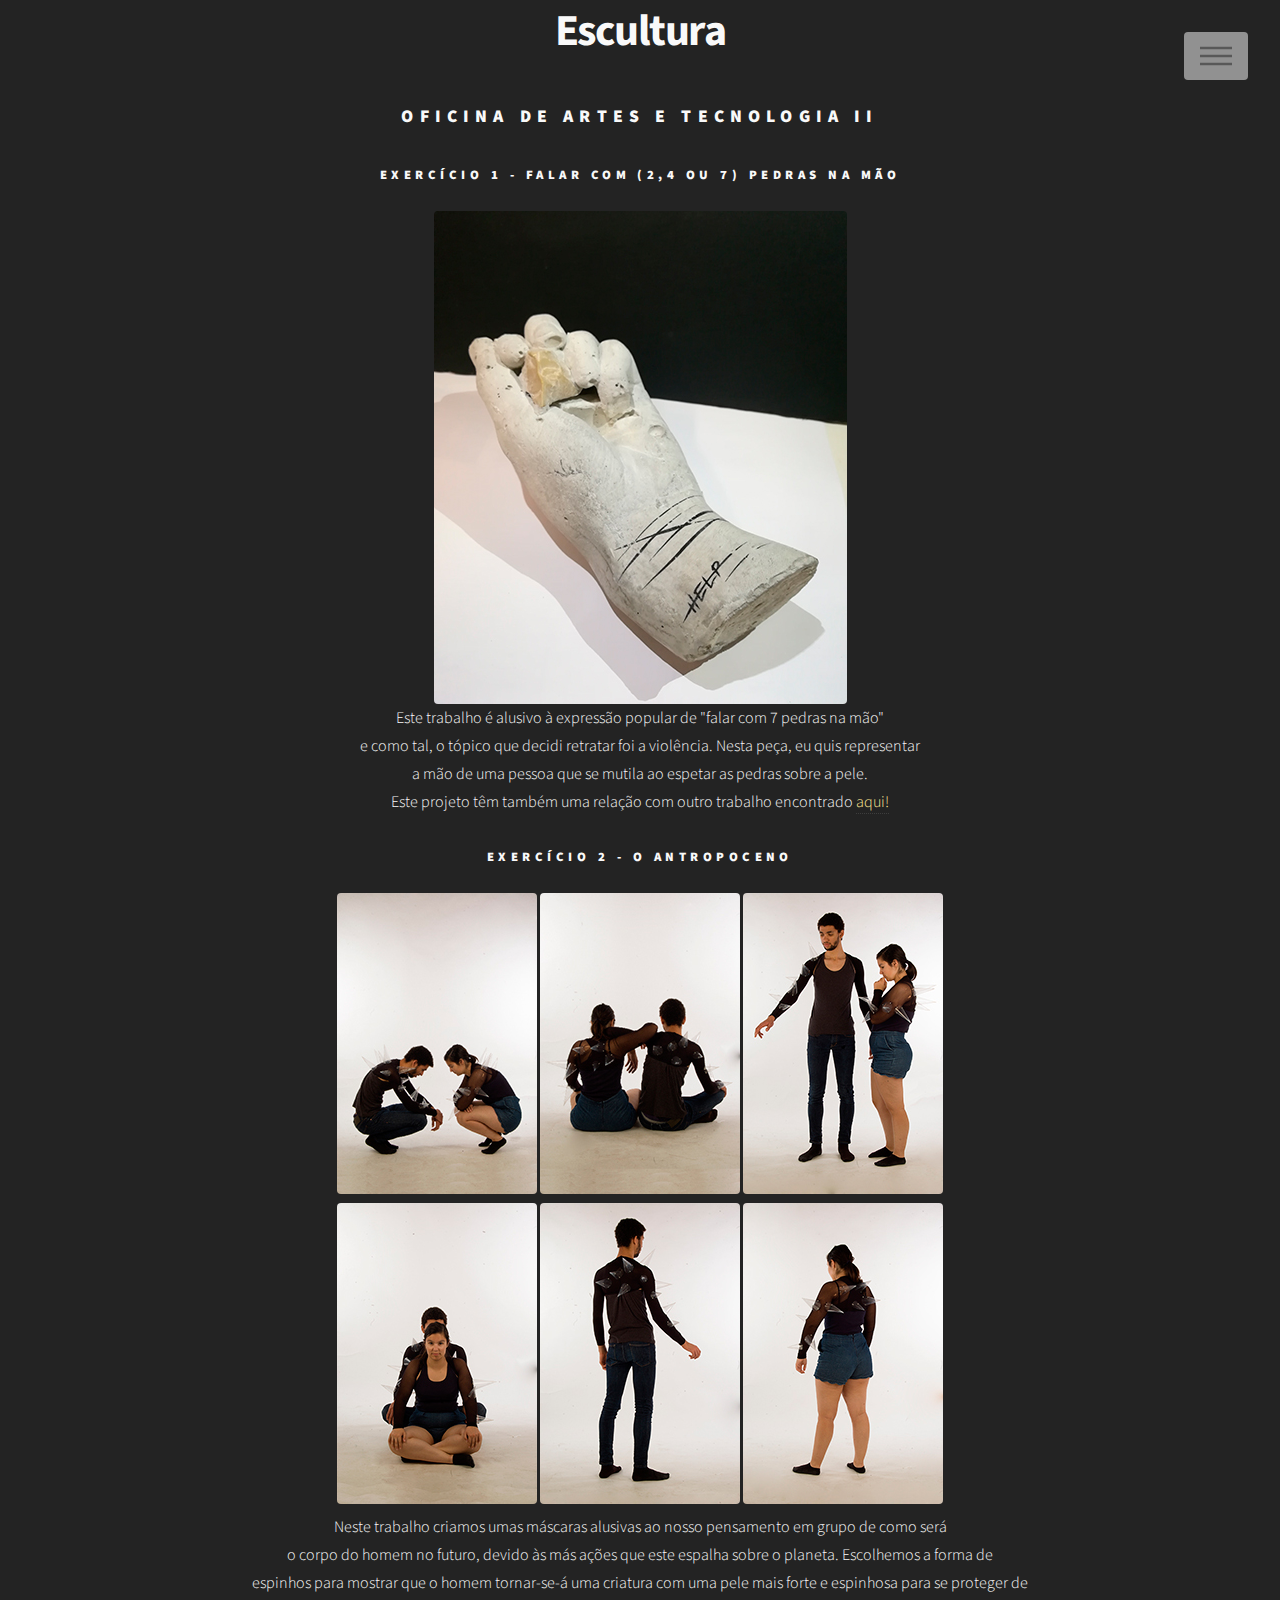
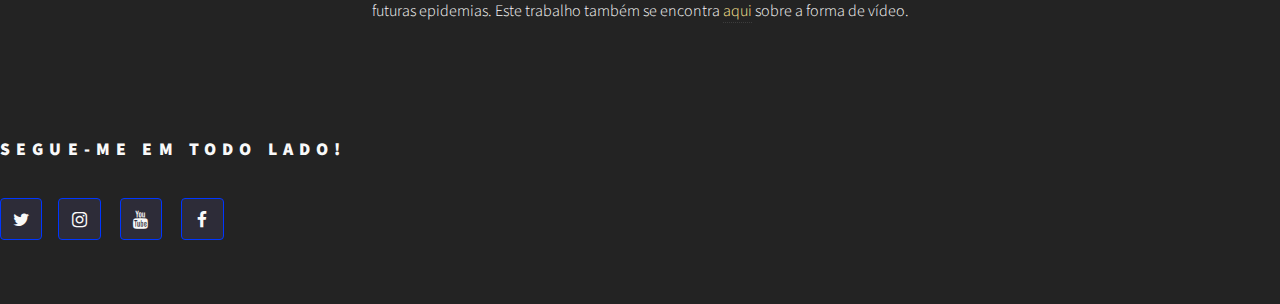
<file: oat2escul.html>
<html>
	<head>
		<title>F2R | Escultura (OATII)</title>
		<meta charset="utf-8" />
		<meta name="viewport" content="width=device-width, initial-scale=1, user-scalable=no" />
		<link rel="stylesheet" href="assets/css/main.css" />
		<noscript><link rel="stylesheet" href="assets/css/noscript.css" /></noscript>
	</head>
	<body class="is-preload">
		<!-- Wrapper -->
			<div id="wrapper">

				<!-- Header -->
					<header id="header">
						<div class="inner">

							<!-- Nav -->
								<nav>
									<ul>
										<li><a href="#menu">Menu</a></li>
									</ul>
								</nav>

						</div>
					</header>

					<nav id="menu">
						<h2>Menu</h2>
						<ul>
							<li><a href="index.html">Início</a></li>
							<li><a href="oat2multi.html">OAT II - Arte Multimédia</a></li>
							<li><a href="oat2escul.html">OAT II - Escultura</a></li>
							<li><a href="oat2matdes.html">OAT II - Materiais para o Design</a></li>
							<li><a href="oat2pint.html">OAT II - Pintura</a></li>
							<li><a href="pro2despro.html">Projeto II - Design de Produto</a></li>
							<li><a href="pro2desint.html">Projeto II - Design de Interação</a></li>
						</ul>
					</nav>

					<div id="main">
						<div class="inner">
							<h1><center>Escultura</center></h1>
							<h2><center>Oficina de Artes e Tecnologia II</center></h2>

							<center><span><h4>Exercício 1 - Falar com (2,4 ou 7) pedras na mão</h4></span>
							<span class="image"><img src="images/Escultura_1.jpg" alt="" /></span></center>
							<center><p>Este trabalho é alusivo à expressão popular de "falar com 7 pedras na mão"</br>
							e como tal, o tópico que decidi retratar foi a violência. Nesta peça, eu quis representar</br>
							a mão de uma pessoa que se mutila ao espetar as pedras sobre a pele. </br>
							Este projeto têm também uma relação com outro trabalho encontrado <a href="oat2multi.html">aqui!</a></p></center>
							<p></p>
							<center><span><h4>Exercício 2 - O Antropoceno</h4></span></center>
							<center><span class="image"><img src="images/Escultura_2.jpg" alt="" /></span>
							<span class="image"><img src="images/Escultura_3.jpg" alt="" /></span>
							<span class="image"><img src="images/Escultura_4.jpg" alt="" /></span></center>
							<center><span class="image"><img src="images/Escultura_5.jpg" alt="" /></span>
							<span class="image"><img src="images/Escultura_6.jpg" alt="" /></span>
							<span class="image"><img src="images/Escultura_7.jpg" alt="" /></span></center>
							<center><p>Neste trabalho criamos umas máscaras alusivas ao nosso pensamento em grupo de como será</br>
							o corpo do homem no futuro, devido às más ações que este espalha sobre o planeta. Escolhemos a forma de</br>
							espinhos para mostrar que o homem tornar-se-á uma criatura com uma pele mais forte e espinhosa para se proteger de</br>
							futuras epidemias. Este trabalho também se encontra <a href="oat2multi.html">aqui</a> sobre a forma de vídeo.</p></center>





					</div>

				<!-- Footer -->
					<footer id="footer">
						<div class="inner">

							<section>

					<h2>SEGUE-ME EM TODO LADO!</h2>
							<ul class="icons">
								  <li><a href="https://twitter.com/faus2ribeiro" class="icon style2 fa-twitter"><span class="label">Twitter</span></a>
									<li><a href="https://www.instagram.com/faus2ribeiro/" class="icon style2 fa-instagram"><span class="label">Instagram</span></a></li>
									<li><a href="https://www.youtube.com/user/TDS105" class="icon style2 fa-youtube"><span class="label">Youtube</span></a></li>
									<li><a href="https://www.facebook.com/faus2ribeiro/" class="icon style2 fa-facebook"><span class="label">Facebook</span></a></li>

								</ul>

						</div>
					</footer>

			</div>

		<!-- Scripts -->
			<script src="assets/js/jquery.min.js"></script>
			<script src="assets/js/browser.min.js"></script>
			<script src="assets/js/breakpoints.min.js"></script>
			<script src="assets/js/util.js"></script>
			<script src="assets/js/main.js"></script>

	</body>
</html>
</file>
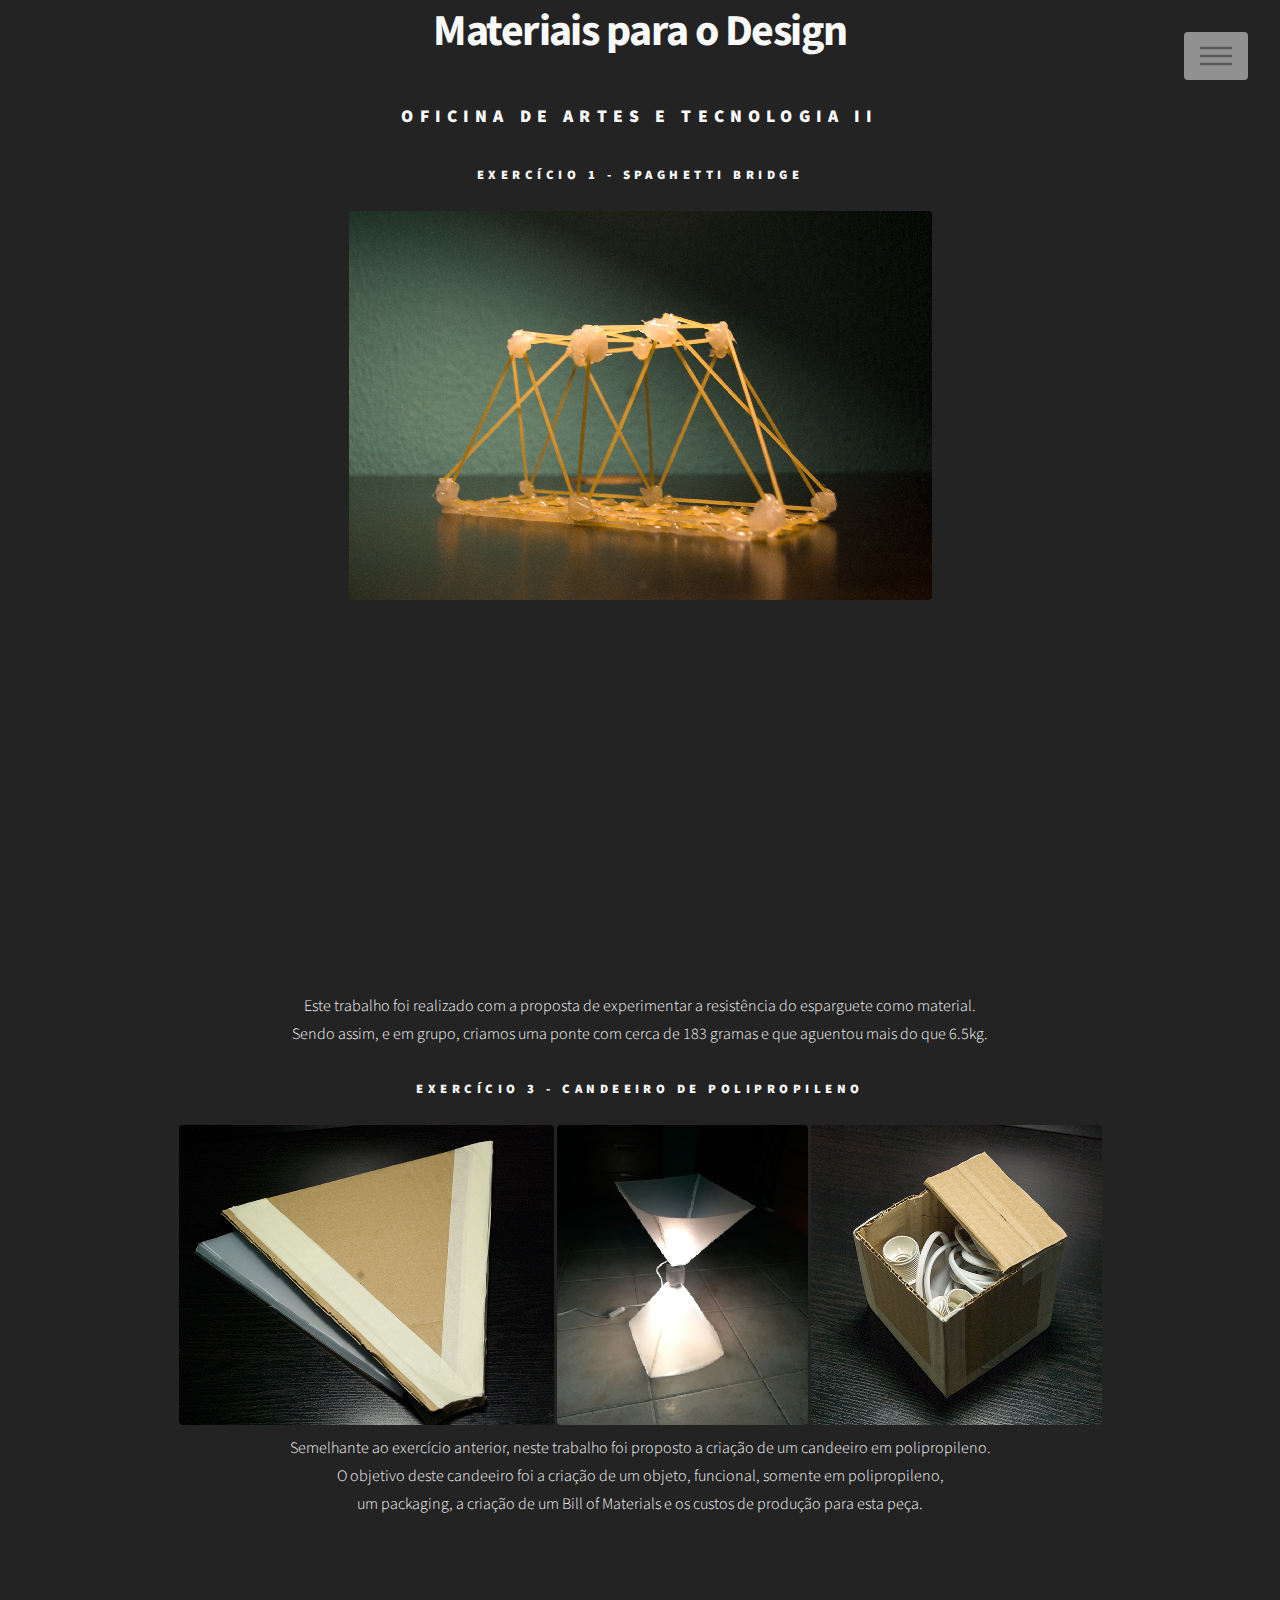
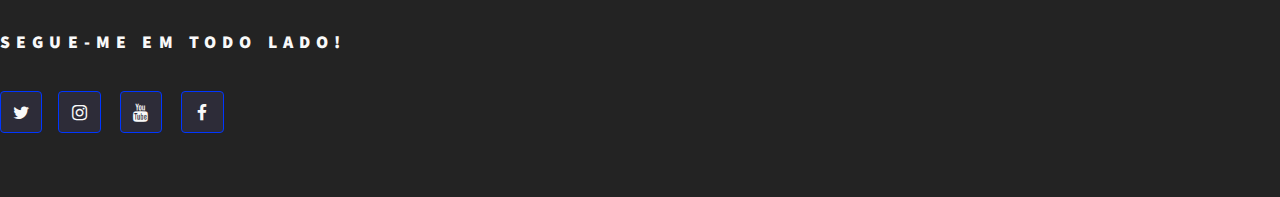
<file: oat2matdes.html>
<html>
	<head>
		<title>F2R | Materiais para o Design (OATII)</title>
		<meta charset="utf-8" />
		<meta name="viewport" content="width=device-width, initial-scale=1, user-scalable=no" />
		<link rel="stylesheet" href="assets/css/main.css" />
		<noscript><link rel="stylesheet" href="assets/css/noscript.css" /></noscript>
	</head>
	<body class="is-preload">
		<!-- Wrapper -->
			<div id="wrapper">

				<!-- Header -->
					<header id="header">
						<div class="inner">

							<!-- Nav -->
								<nav>
									<ul>
										<li><a href="#menu">Menu</a></li>
									</ul>
								</nav>

						</div>
					</header>

					<nav id="menu">
						<h2>Menu</h2>
						<ul>
							<li><a href="index.html">Início</a></li>
							<li><a href="oat2multi.html">OAT II - Arte Multimédia</a></li>
							<li><a href="oat2escul.html">OAT II - Escultura</a></li>
							<li><a href="oat2matdes.html">OAT II - Materiais para o Design</a></li>
							<li><a href="oat2pint.html">OAT II - Pintura</a></li>
							<li><a href="pro2despro.html">Projeto II - Design de Produto</a></li>
							<li><a href="pro2desint.html">Projeto II - Design de Interação</a></li>
						</ul>
					</nav>

					<div id="main">
						<div class="inner">
							<h1><center>Materiais para o Design</center></h1>
							<h2><center>Oficina de Artes e Tecnologia II</center></h2>

							<center><span><h4>Exercício 1 - Spaghetti Bridge</h4></span>
							<span class="image"><img src="images/Materiais_1.jpg" alt="" /></span></center>
							<p></p>
							<center><iframe src="https://player.vimeo.com/video/339656485" width="640" height="360" frameborder="0" allow="autoplay; fullscreen" allowfullscreen></iframe></center>
							<center><p>Este trabalho foi realizado com a proposta de experimentar a resistência do esparguete como material.</br>
							 		Sendo assim, e em grupo, criamos uma ponte com cerca de 183 gramas e que aguentou mais do que 6.5kg.</p></center>
							<p></p>
							<center><span><h4>Exercício 3 - Candeeiro de Polipropileno</h4></span></center>
							<center><span class="image"><img src="images/Materiais_3.jpg" alt="" /></span>
							<span class="image"><img src="images/Materiais_31.jpg" alt="" /></span>
							<span class="image"><img src="images/Materiais_32.jpg" alt="" /></span></center>
							<center><p>Semelhante ao exercício anterior, neste trabalho foi proposto a criação de um candeeiro em polipropileno. </br>
							O objetivo deste candeeiro foi a criação de um objeto, funcional, somente em polipropileno, </br>
						 	um packaging, a criação de um Bill of Materials e os custos de produção para esta peça.</p></center>





					</div>

				<!-- Footer -->
					<footer id="footer">
						<div class="inner">

							<section>

					<h2>SEGUE-ME EM TODO LADO!</h2>
							<ul class="icons">
								  <li><a href="https://twitter.com/faus2ribeiro" class="icon style2 fa-twitter"><span class="label">Twitter</span></a>
									<li><a href="https://www.instagram.com/faus2ribeiro/" class="icon style2 fa-instagram"><span class="label">Instagram</span></a></li>
									<li><a href="https://www.youtube.com/user/TDS105" class="icon style2 fa-youtube"><span class="label">Youtube</span></a></li>
									<li><a href="https://www.facebook.com/faus2ribeiro/" class="icon style2 fa-facebook"><span class="label">Facebook</span></a></li>

								</ul>

						</div>
					</footer>

			</div>

		<!-- Scripts -->
			<script src="assets/js/jquery.min.js"></script>
			<script src="assets/js/browser.min.js"></script>
			<script src="assets/js/breakpoints.min.js"></script>
			<script src="assets/js/util.js"></script>
			<script src="assets/js/main.js"></script>

	</body>
</html>
</file>
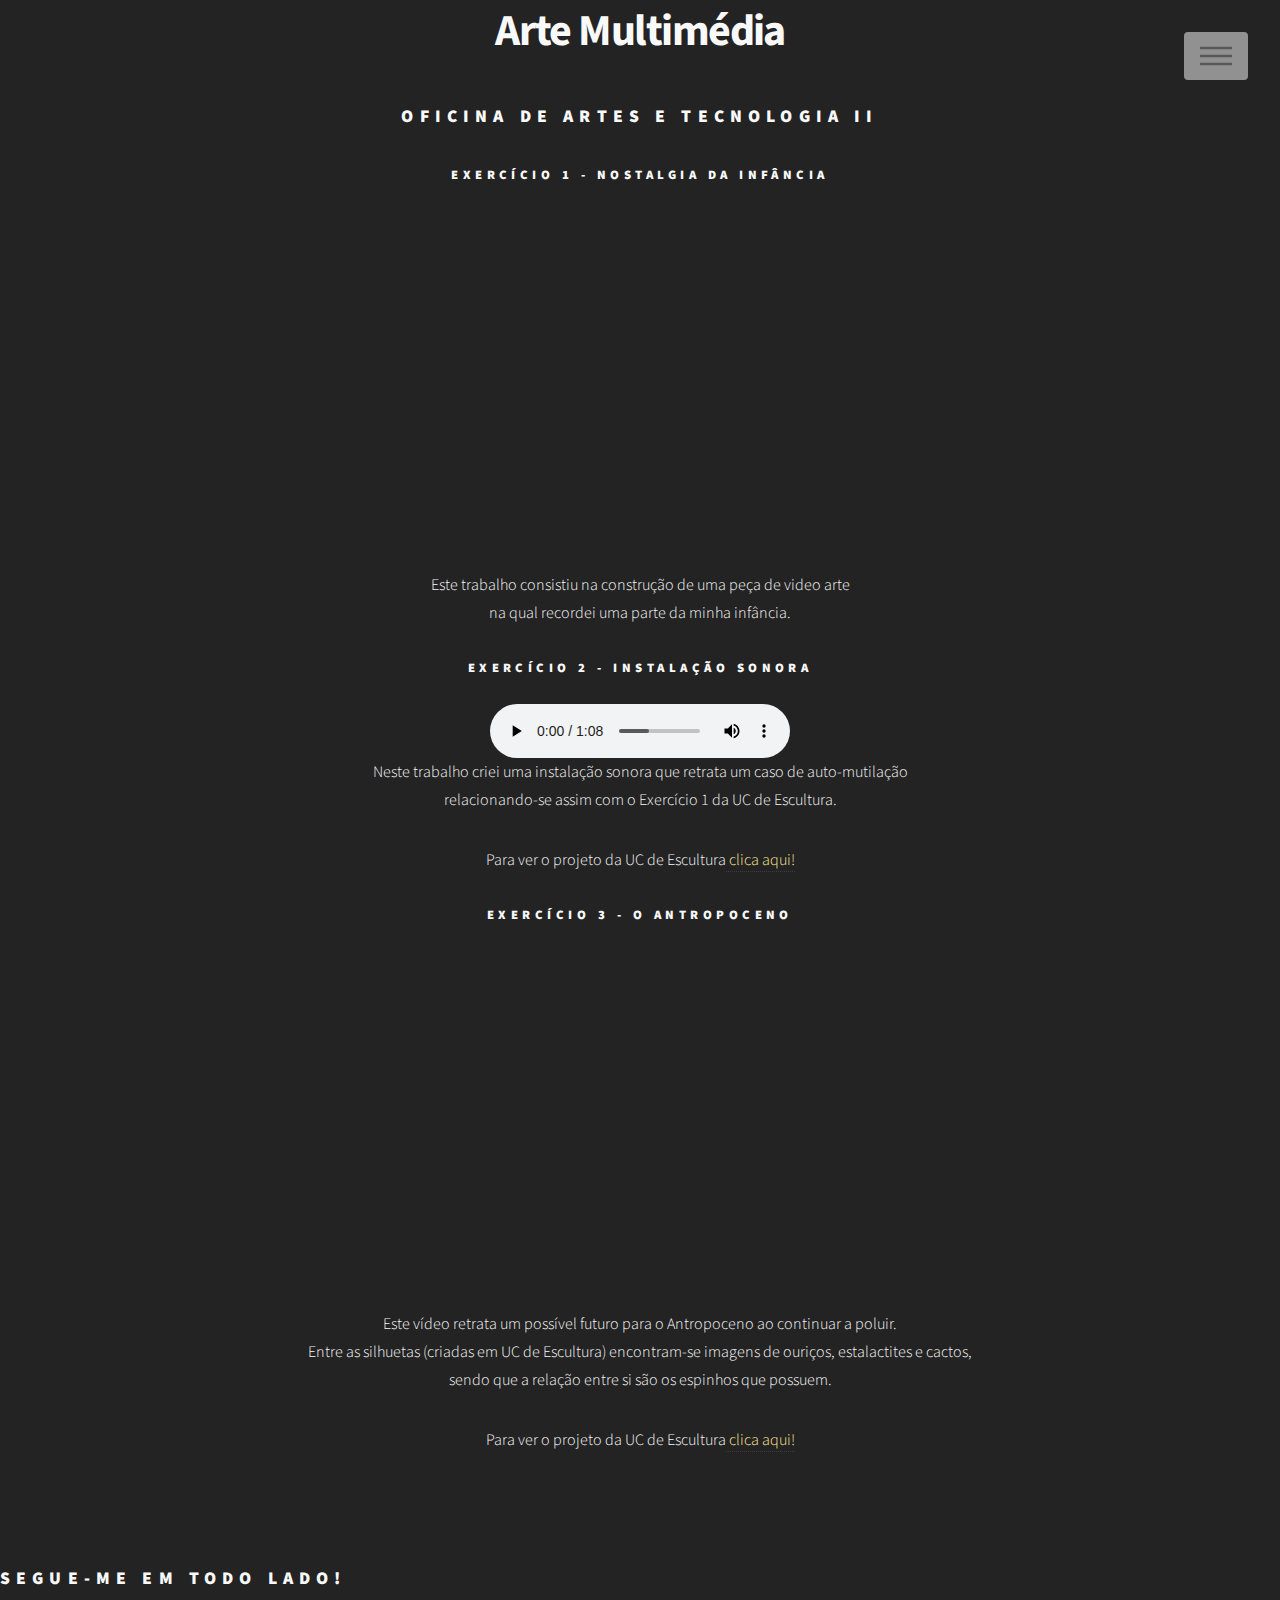
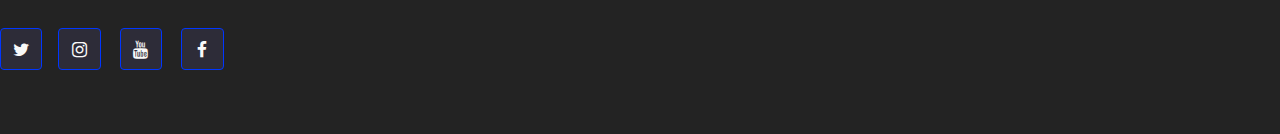
<file: oat2multi.html>
<html>
	<head>
		<title>F2R | Arte Multimédia (OATII)</title>
		<meta charset="utf-8" />
		<meta name="viewport" content="width=device-width, initial-scale=1, user-scalable=no" />
		<link rel="stylesheet" href="assets/css/main.css" />
		<noscript><link rel="stylesheet" href="assets/css/noscript.css" /></noscript>
	</head>
	<body class="is-preload">
		<!-- Wrapper -->
			<div id="wrapper">

				<!-- Header -->
					<header id="header">
						<div class="inner">

							<!-- Nav -->
								<nav>
									<ul>
										<li><a href="#menu">Menu</a></li>
									</ul>
								</nav>

						</div>
					</header>

					<nav id="menu">
						<h2>Menu</h2>
						<ul>
							<li><a href="index.html">Início</a></li>
							<li><a href="oat2multi.html">OAT II - Arte Multimédia</a></li>
							<li><a href="oat2escul.html">OAT II - Escultura</a></li>
							<li><a href="oat2matdes.html">OAT II - Materiais para o Design</a></li>
							<li><a href="oat2pint.html">OAT II - Pintura</a></li>
							<li><a href="pro2despro.html">Projeto II - Design de Produto</a></li>
							<li><a href="pro2desint.html">Projeto II - Design de Interação</a></li>
						</ul>
					</nav>

					<div id="main">
						<div class="inner">
							<h1><center>Arte Multimédia</center></h1>
							<h2><center>Oficina de Artes e Tecnologia II</center></h2>

							<center><span><h4>Exercício 1 - Nostalgia da infância</h4></span></center>
							<center><iframe src="https://player.vimeo.com/video/339085678" width="640" height="360" frameborder="0" allow="autoplay; fullscreen" allowfullscreen></iframe></center>
							<center><p>Este trabalho consistiu na construção de uma peça de video arte </br>
							 na qual recordei uma parte da minha infância.</p></center>

							<center><span><h4>Exercício 2 - Instalação Sonora</h4></span></center>
							<center> <audio controls>
							<source src="audio/2017230_FaustoRibeiro_InstalaçãoSonora.mp3" type="audio/mpeg"></center>

							<center><p>Neste trabalho criei uma instalação sonora que retrata um caso de auto-mutilação </br>
						  relacionando-se assim com o Exercício 1 da UC de Escultura.</p>
							<p>Para ver o projeto da UC de Escultura<a href="oat2escul.html"> clica aqui!</a></center>


							<center><span><h4>Exercício 3 - O Antropoceno</h4></span>
							<iframe src="https://player.vimeo.com/video/339563895" width="640" height="360" frameborder="0" allow="autoplay; fullscreen" allowfullscreen></iframe>
							<p>Este vídeo retrata um possível futuro para o Antropoceno ao continuar a poluir.</br>
							Entre as silhuetas (criadas em UC de Escultura) encontram-se imagens de ouriços, estalactites e cactos,</br>
							sendo que a relação entre si são os espinhos que possuem.</p>
						 <p>Para ver o projeto da UC de Escultura<a href="oat2escul.html"> clica aqui!</a></center>
					</div>

				<!-- Footer -->
					<footer id="footer">
						<div class="inner">

							<section>

					<h2>SEGUE-ME EM TODO LADO!</h2>
								<ul class="icons">
									<li><a href="https://twitter.com/faus2ribeiro" class="icon style2 fa-twitter"><span class="label">Twitter</span></a>
									<li><a href="https://www.instagram.com/faus2ribeiro/" class="icon style2 fa-instagram"><span class="label">Instagram</span></a></li>
									<li><a href="https://www.youtube.com/user/TDS105" class="icon style2 fa-youtube"><span class="label">Youtube</span></a></li>
									<li><a href="https://www.facebook.com/faus2ribeiro/" class="icon style2 fa-facebook"><span class="label">Facebook</span></a></li>

								</ul>

						</div>
					</footer>

			</div>

		<!-- Scripts -->
			<script src="assets/js/jquery.min.js"></script>
			<script src="assets/js/browser.min.js"></script>
			<script src="assets/js/breakpoints.min.js"></script>
			<script src="assets/js/util.js"></script>
			<script src="assets/js/main.js"></script>

	</body>
</html>
</file>
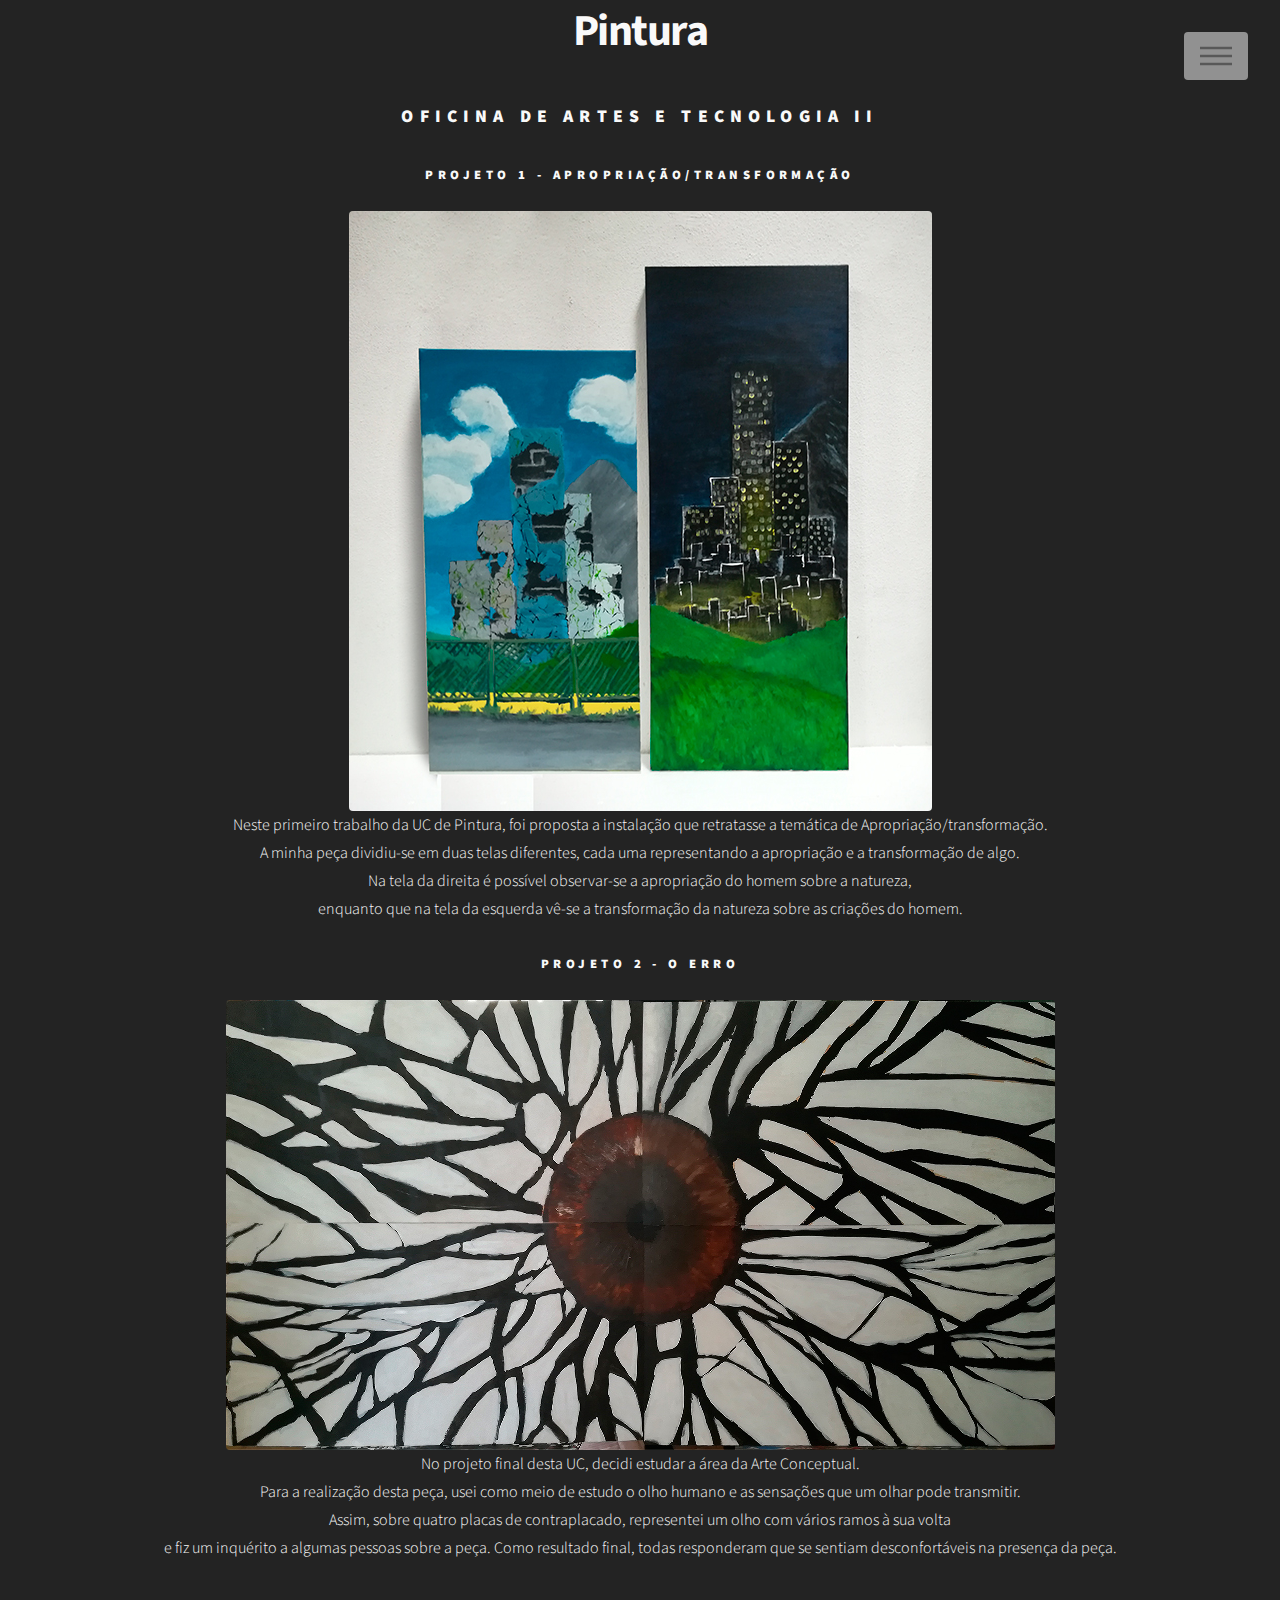
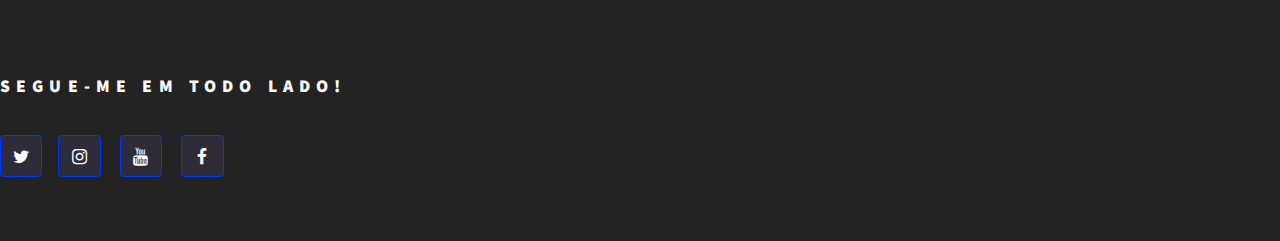
<file: oat2pint.html>
<html>
	<head>
		<title>F2R | Pintura (OATII)</title>
		<meta charset="utf-8" />
		<meta name="viewport" content="width=device-width, initial-scale=1, user-scalable=no" />
		<link rel="stylesheet" href="assets/css/main.css" />
		<noscript><link rel="stylesheet" href="assets/css/noscript.css" /></noscript>
	</head>
	<body class="is-preload">
		<!-- Wrapper -->
			<div id="wrapper">

				<!-- Header -->
					<header id="header">
						<div class="inner">

							<!-- Nav -->
								<nav>
									<ul>
										<li><a href="#menu">Menu</a></li>
									</ul>
								</nav>

						</div>
					</header>

					<nav id="menu">
						<h2>Menu</h2>
						<ul>
							<li><a href="index.html">Início</a></li>
							<li><a href="oat2multi.html">OAT II - Arte Multimédia</a></li>
							<li><a href="oat2escul.html">OAT II - Escultura</a></li>
							<li><a href="oat2matdes.html">OAT II - Materiais para o Design</a></li>
							<li><a href="oat2pint.html">OAT II - Pintura</a></li>
							<li><a href="pro2despro.html">Projeto II - Design de Produto</a></li>
							<li><a href="pro2desint.html">Projeto II - Design de Interação</a></li>
						</ul>
					</nav>

					<div id="main">
						<div class="inner">
							<h1><center>Pintura</center></h1>
							<h2><center>Oficina de Artes e Tecnologia II</center></h2>

							<center><span><h4>Projeto 1 - Apropriação/transformação</h4></span>
							<span class="image"><img src="images/Pintura_1.jpg" alt="" /></span></center>
							<center><p>Neste primeiro trabalho da UC de Pintura, foi proposta a instalação que retratasse a temática de Apropriação/transformação.</br>
							A minha peça dividiu-se em duas telas diferentes, cada uma representando a apropriação e a transformação de algo.</br>
							Na tela da direita é possível observar-se a apropriação do homem sobre a natureza, </br>
							enquanto que na tela da esquerda vê-se a transformação da natureza sobre as criações do homem.</p></center>
							<p></p>
							<center><span><h4>Projeto 2 - O Erro</h4></span></center>
							<center><span class="image"><img src="images/Pintura_2.jpg" alt="" /></span></center>
							<center><p>No projeto final desta UC, decidi estudar a área da Arte Conceptual.</br>
							Para a realização desta peça, usei como meio de estudo o olho humano e as sensações que um olhar pode transmitir.</br>
							Assim, sobre quatro placas de contraplacado, representei um olho com vários ramos à sua volta</br>
							e fiz um inquérito a algumas pessoas sobre a peça. Como resultado final, todas responderam que se sentiam desconfortáveis na presença da peça.</p></center>





					</div>

				<!-- Footer -->
					<footer id="footer">
						<div class="inner">

							<section>

					<h2>SEGUE-ME EM TODO LADO!</h2>
							<ul class="icons">
								  <li><a href="https://twitter.com/faus2ribeiro" class="icon style2 fa-twitter"><span class="label">Twitter</span></a>
									<li><a href="https://www.instagram.com/faus2ribeiro/" class="icon style2 fa-instagram"><span class="label">Instagram</span></a></li>
									<li><a href="https://www.youtube.com/user/TDS105" class="icon style2 fa-youtube"><span class="label">Youtube</span></a></li>
									<li><a href="https://www.facebook.com/faus2ribeiro/" class="icon style2 fa-facebook"><span class="label">Facebook</span></a></li>

								</ul>

						</div>
					</footer>

			</div>

		<!-- Scripts -->
			<script src="assets/js/jquery.min.js"></script>
			<script src="assets/js/browser.min.js"></script>
			<script src="assets/js/breakpoints.min.js"></script>
			<script src="assets/js/util.js"></script>
			<script src="assets/js/main.js"></script>

	</body>
</html>
</file>
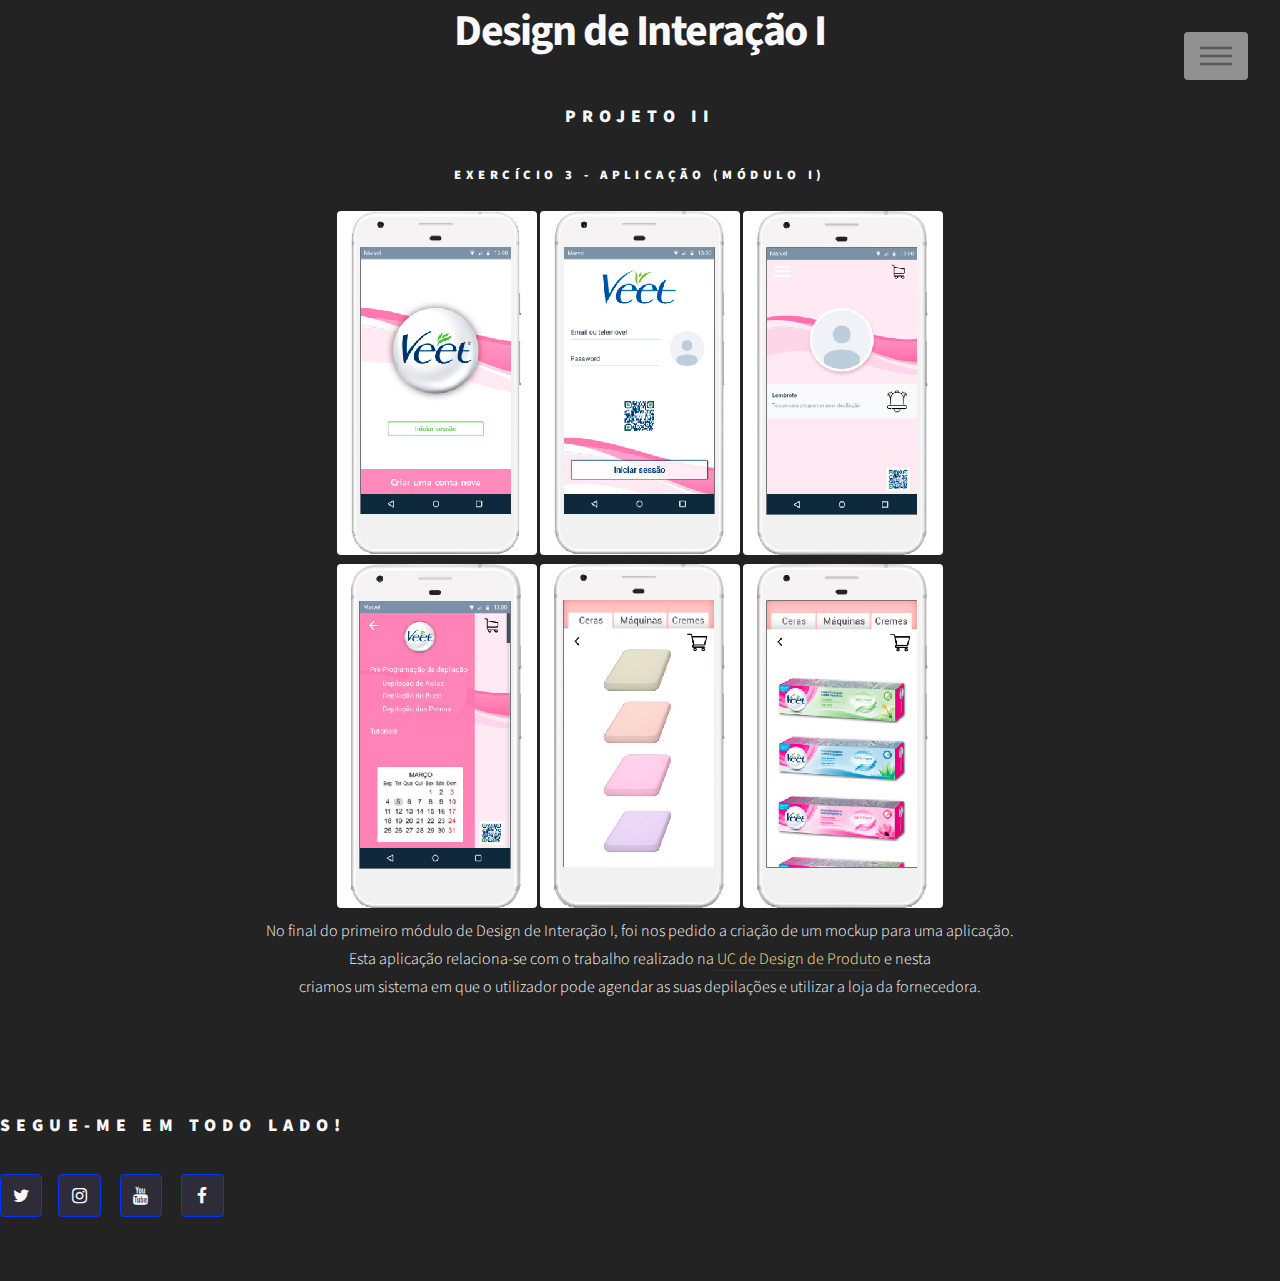
<file: pro2desint.html>
<html>
	<head>
		<title>F2R | Design de Interação I (PROJETOII)</title>
		<meta charset="utf-8" />
		<meta name="viewport" content="width=device-width, initial-scale=1, user-scalable=no" />
		<link rel="stylesheet" href="assets/css/main.css" />
		<noscript><link rel="stylesheet" href="assets/css/noscript.css" /></noscript>
	</head>
	<body class="is-preload">
		<!-- Wrapper -->
			<div id="wrapper">

				<!-- Header -->
					<header id="header">
						<div class="inner">

							<!-- Nav -->
								<nav>
									<ul>
										<li><a href="#menu">Menu</a></li>
									</ul>
								</nav>

						</div>
					</header>

					<nav id="menu">
						<h2>Menu</h2>
						<ul>
							<li><a href="index.html">Início</a></li>
							<li><a href="oat2multi.html">OAT II - Arte Multimédia</a></li>
							<li><a href="oat2escul.html">OAT II - Escultura</a></li>
							<li><a href="oat2matdes.html">OAT II - Materiais para o Design</a></li>
							<li><a href="oat2pint.html">OAT II - Pintura</a></li>
							<li><a href="pro2despro.html">Projeto II - Design de Produto</a></li>
							<li><a href="pro2desint.html">Projeto II - Design de Interação</a></li>
						</ul>
					</nav>

					<div id="main">
						<div class="inner">
							<h1><center>Design de Interação I</center></h1>
							<h2><center>Projeto II</center></h2>

							<center><span><h4>Exercício 3 - Aplicação (módulo I)</h4></span></center>
							<center><span class="image"><img src="images/Interacao1m_31.jpg" alt="" /></span>
							<span class="image"><img src="images/Interacao1m_32.jpg" alt="" /></span>
							<span class="image"><img src="images/Interacao1m_33.jpg" alt="" /></span></center>
							<center><span class="image"><img src="images/Interacao1m_34.jpg" alt="" /></span>
							<span class="image"><img src="images/Interacao1m_35.jpg" alt="" /></span>
							<span class="image"><img src="images/Interacao1m_36.jpg" alt="" /></span></center>
							<center><p>No final do primeiro módulo de Design de Interação I, foi nos pedido a criação de um mockup para uma aplicação.</br>
							Esta aplicação relaciona-se com o trabalho realizado na<a href="pro2despro.html"> UC de Design de Produto</a> e nesta</br>
							criamos um sistema em que o utilizador pode agendar as suas depilações e utilizar a loja da fornecedora.</p></center>






					</div>

				<!-- Footer -->
					<footer id="footer">
						<div class="inner">

							<section>

					<h2>SEGUE-ME EM TODO LADO!</h2>
							<ul class="icons">
								  <li><a href="https://twitter.com/faus2ribeiro" class="icon style2 fa-twitter"><span class="label">Twitter</span></a>
									<li><a href="https://www.instagram.com/faus2ribeiro/" class="icon style2 fa-instagram"><span class="label">Instagram</span></a></li>
									<li><a href="https://www.youtube.com/user/TDS105" class="icon style2 fa-youtube"><span class="label">Youtube</span></a></li>
									<li><a href="https://www.facebook.com/faus2ribeiro/" class="icon style2 fa-facebook"><span class="label">Facebook</span></a></li>

								</ul>

						</div>
					</footer>

			</div>

		<!-- Scripts -->
			<script src="assets/js/jquery.min.js"></script>
			<script src="assets/js/browser.min.js"></script>
			<script src="assets/js/breakpoints.min.js"></script>
			<script src="assets/js/util.js"></script>
			<script src="assets/js/main.js"></script>

	</body>
</html>
</file>
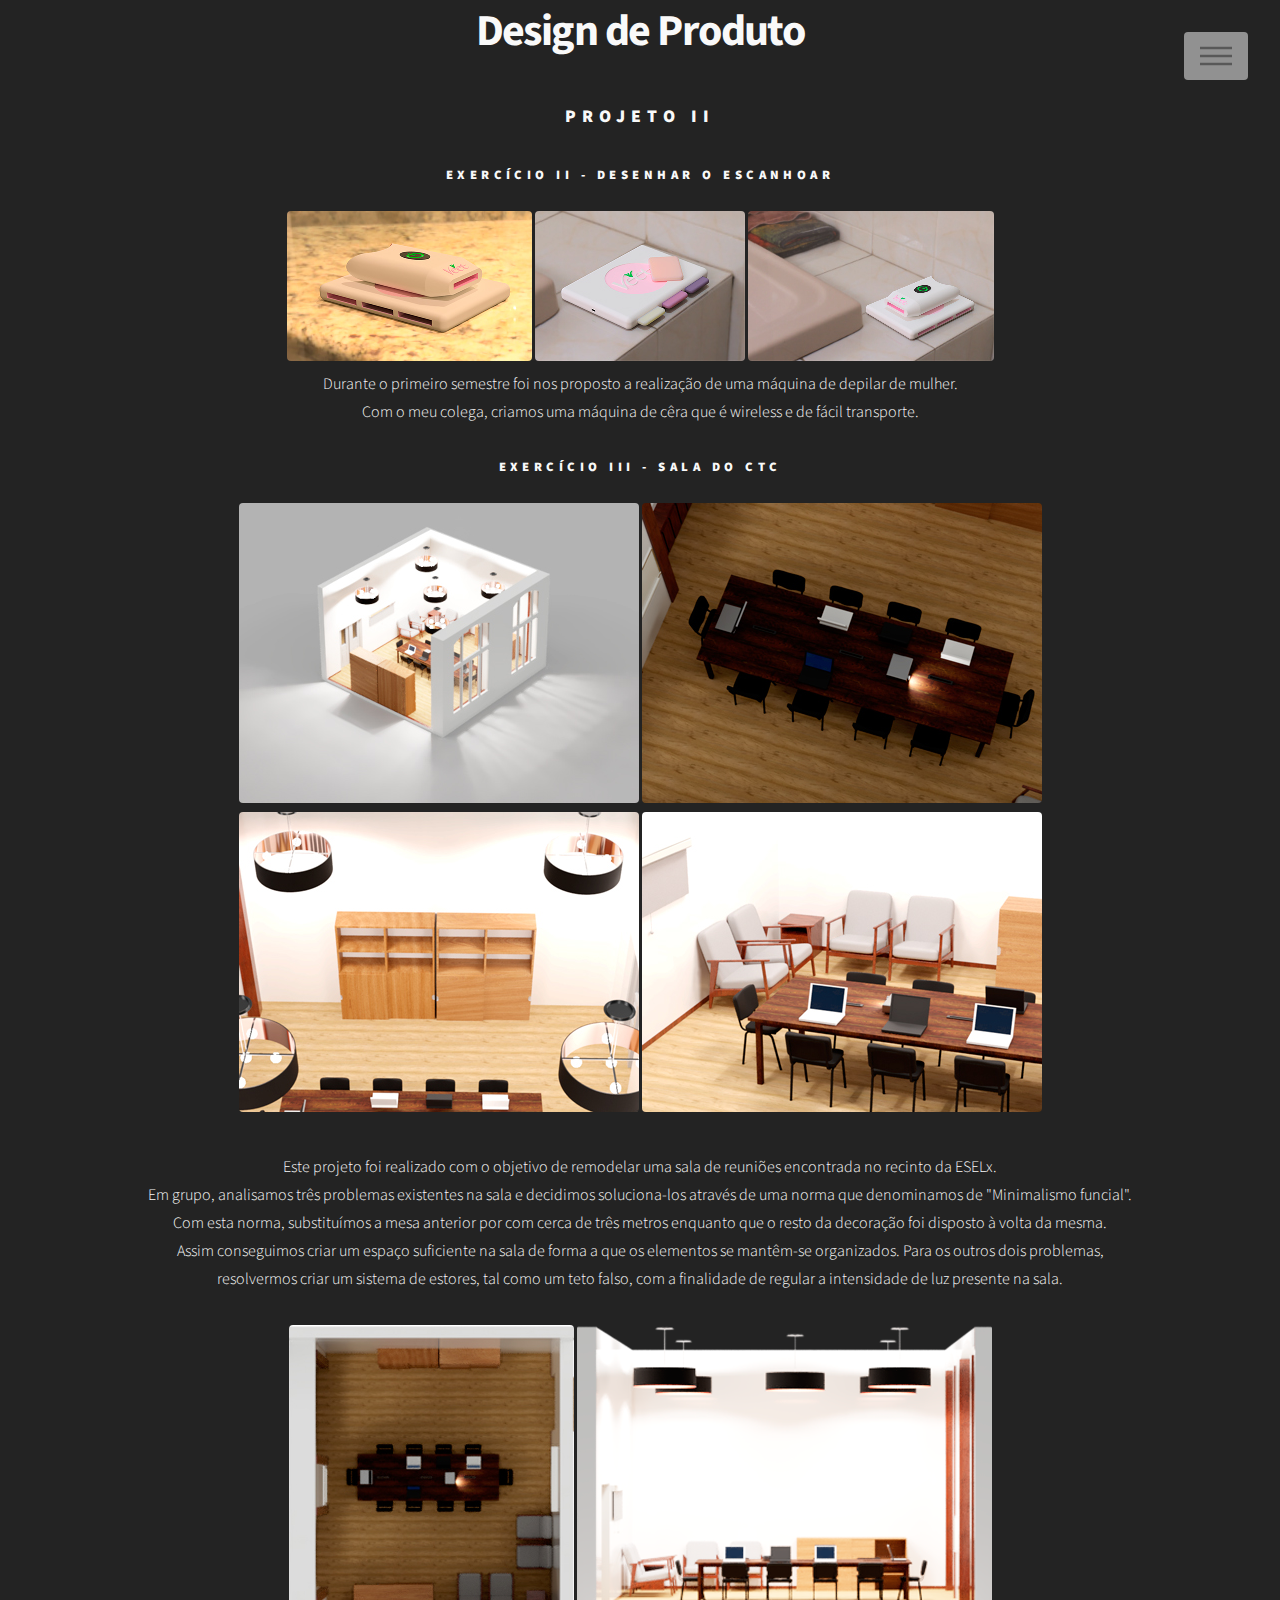
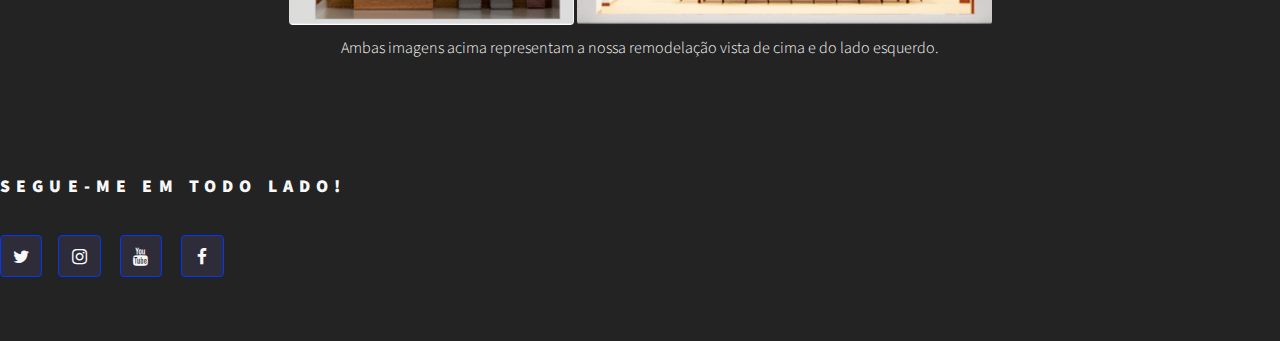
<file: pro2despro.html>
<html>
	<head>
		<title>F2R | Design de Produto (PROJETOII)</title>
		<meta charset="utf-8" />
		<meta name="viewport" content="width=device-width, initial-scale=1, user-scalable=no" />
		<link rel="stylesheet" href="assets/css/main.css" />
		<noscript><link rel="stylesheet" href="assets/css/noscript.css" /></noscript>
	</head>
	<body class="is-preload">
		<!-- Wrapper -->
			<div id="wrapper">

				<!-- Header -->
					<header id="header">
						<div class="inner">

							<!-- Nav -->
								<nav>
									<ul>
										<li><a href="#menu">Menu</a></li>
									</ul>
								</nav>

						</div>
					</header>

					<nav id="menu">
						<h2>Menu</h2>
						<ul>
							<li><a href="index.html">Início</a></li>
							<li><a href="oat2multi.html">OAT II - Arte Multimédia</a></li>
							<li><a href="oat2escul.html">OAT II - Escultura</a></li>
							<li><a href="oat2matdes.html">OAT II - Materiais para o Design</a></li>
							<li><a href="oat2pint.html">OAT II - Pintura</a></li>
							<li><a href="pro2despro.html">Projeto II - Design de Produto</a></li>
							<li><a href="pro2desint.html">Projeto II - Design de Interação</a></li>
						</ul>
					</nav>

					<div id="main">
						<div class="inner">
							<h1><center>Design de Produto</center></h1>
							<h2><center>Projeto II</center></h2>

							<center><span><h4>Exercício II - Desenhar o escanhoar</h4></span>
							<span class="image"><img src="images/Produto_1.jpg" alt="" /></span>
							<span class="image"><img src="images/Produto_13.jpg" alt="" /></span>
							<span class="image"><img src="images/Produto_12.jpg" alt="" /></span></center>
							<center><p>Durante o primeiro semestre foi nos proposto a realização de uma máquina de depilar de mulher.</br>
							Com o meu colega, criamos uma máquina de cêra que é wireless e de fácil transporte.</p></center>



							<p> </p>

							<center><span><h4>Exercício III - Sala do CTC</h4></span>
							<span class="image"><img src="images/sala1.jpg" alt="" /></span>
							<span class="image"><img src="images/sala5.jpg" alt="" /></span>
							<span class="image"><img src="images/sala3.jpg" alt="" /></span>
							<span class="image"><img src="images/sala4.jpg" alt="" /></span>
							<p></p>
							<center><p>Este projeto foi realizado com o objetivo de remodelar uma sala de reuniões encontrada no recinto da ESELx.</br>
							Em grupo, analisamos três problemas existentes na sala e decidimos soluciona-los através de uma norma que denominamos de "Minimalismo funcial". </br>
						 	Com esta norma, substituímos a mesa anterior por com cerca de três metros enquanto que o resto da decoração foi disposto à volta da mesma.</br>
							Assim conseguimos criar um espaço suficiente na sala de forma a que os elementos se mantêm-se organizados. Para os outros dois problemas,</br>
						 	resolvermos criar um sistema de estores, tal como um teto falso, com a finalidade de regular a intensidade de luz presente na sala.</p></center>
							<p></p>
							<span class="image"><img src="images/sala6.jpg" alt="" /></span>
							<span class="image"><img src="images/sala7.png" alt="" /></span></center>
							<center><p>Ambas imagens acima representam a nossa remodelação vista de cima e do lado esquerdo.</p></center>




					</div>

				<!-- Footer -->
					<footer id="footer">
						<div class="inner">

							<section>

					<h2>SEGUE-ME EM TODO LADO!</h2>
							<ul class="icons">
								  <li><a href="https://twitter.com/faus2ribeiro" class="icon style2 fa-twitter"><span class="label">Twitter</span></a>
									<li><a href="https://www.facebook.com/faus2ribeiro-859601524394410/" class="icon style2 fa-instagram"><span class="label">Instagram</span></a></li>
									<li><a href="https://www.youtube.com/user/TDS105" class="icon style2 fa-youtube"><span class="label">Youtube</span></a></li>
									<li><a href="https://www.facebook.com/faus2ribeiro/" class="icon style2 fa-facebook"><span class="label">Facebook</span></a></li>

								</ul>

						</div>
					</footer>

			</div>

		<!-- Scripts -->
			<script src="assets/js/jquery.min.js"></script>
			<script src="assets/js/browser.min.js"></script>
			<script src="assets/js/breakpoints.min.js"></script>
			<script src="assets/js/util.js"></script>
			<script src="assets/js/main.js"></script>

	</body>
</html>
</file>
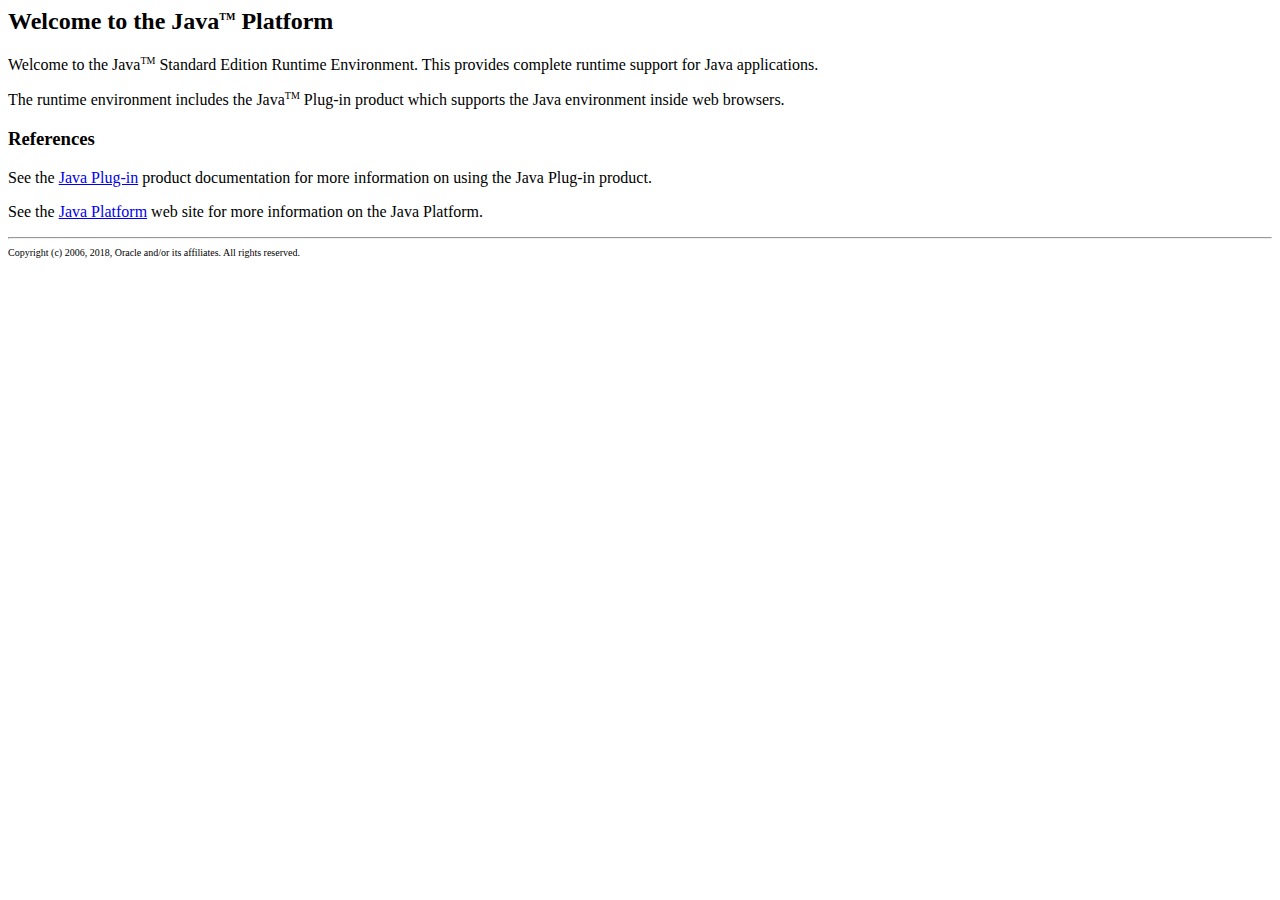
<file: Processing test1/application.windows64/java/Welcome.html>
<html>
<head>
<title>
Welcome to the Java(TM) Platform
</title>
</head>
<body>

<h2>Welcome to the Java<SUP><FONT SIZE=-2>TM</FONT></SUP> Platform</h2>
<p> Welcome to the Java<SUP><FONT SIZE=-2>TM</FONT></SUP> Standard Edition Runtime 
  Environment. This provides complete runtime support for Java applications. 
<p> The runtime environment includes the Java<SUP><FONT SIZE=-2>TM</FONT></SUP> 
  Plug-in product which supports the Java environment inside web browsers. 
<h3>References</h3>
<p>
See the <a href="http://download.oracle.com/javase/7/docs/technotes/guides/plugin/">Java Plug-in</a> product
documentation for more information on using the Java Plug-in product.
<p> See the <a href=
"http://www.oracle.com/technetwork/java/javase/overview/"
>Java Platform</a> web site for 
  more information on the Java Platform. 
<hr>
<font size="-2">
Copyright (c) 2006, 2018, Oracle and/or its affiliates. All rights reserved.
</font>
<p>
</body>
</html>
</file>
<file: assets/css/noscript.css>
/*
	Phantom by HTML5 UP
	html5up.net | @ajlkn
	Free for personal and commercial use under the CCA 3.0 license (html5up.net/license)
*/

/* Tiles */

	body.is-preload .tiles article {
		-moz-transform: none;
		-webkit-transform: none;
		-ms-transform: none;
		transform: none;
		opacity: 1;
	}
</file>
<file: assets/css/main.css>
@import url(font-awesome.min.css);
@import url("https://fonts.googleapis.com/css?family=Source+Sans+Pro:300,700,900");

/*
	Phantom by HTML5 UP
	html5up.net | @ajlkn
	Free for personal and commercial use under the CCA 3.0 license (html5up.net/license)
*/

html, body, div, span, applet, object,
iframe, h1, h2, h3, h4, h5, h6, p, blockquote,
pre, a, abbr, acronym, address, big, cite,
code, del, dfn, em, img, ins, kbd, q, s, samp,
small, strike, strong, sub, sup, tt, var, b,
u, i, center, dl, dt, dd, ol, ul, li, fieldset,
form, label, legend, table, caption, tbody,
tfoot, thead, tr, th, td, article, aside,
canvas, details, embed, figure, figcaption,
footer, header, hgroup, menu, nav, output, ruby,
section, summary, time, mark, audio, video {
	margin: 0;
	padding: 0;
	border: 0;
	font-size: 100%;
	font: inherit;
	vertical-align: baseline;}

article, aside, details, figcaption, figure,
footer, header, hgroup, menu, nav, section {
	display: block;}

body {
	line-height: 1;
}

ol, ul {
	list-style: none;
}

blockquote, q {
	quotes: none;
}

	blockquote:before, blockquote:after, q:before, q:after {
		content: '';
		content: none;
	}

table {
	border-collapse: collapse;
	border-spacing: 0;
}

body {
	-webkit-text-size-adjust: none;
}

mark {
	background-color: transparent;
	color: inherit;
}

input::-moz-focus-inner {
	border: 0;
	padding: 0;
}

input, select, textarea {
	-moz-appearance: none;
	-webkit-appearance: none;
	-ms-appearance: none;
	appearance: none;
}

/* Basic */

	@-ms-viewport {
		width: device-width;
	}

	body {
		-ms-overflow-style: scrollbar;
	}

	@media screen and (max-width: 480px) {

		html, body {
			min-width: 320px;
		}

	}

	html {
		box-sizing: border-box;
	}

	*, *:before, *:after {
		box-sizing: inherit;
	}

	body {
		background: #232323;
	}

		body.is-preload *, body.is-preload *:before, body.is-preload *:after {
			-moz-animation: none !important;
			-webkit-animation: none !important;
			-ms-animation: none !important;
			animation: none !important;
			-moz-transition: none !important;
			-webkit-transition: none !important;
			-ms-transition: none !important;
			transition: none !important;
		}

/* Type */

	body, input, select, textarea {
		color: #f9f9f9;
		font-family: "Source Sans Pro", Helvetica, sans-serif;
		font-size: 16pt;
		font-weight: 300;
		line-height: 1.75;
	}

		@media screen and (max-width: 1680px) {

			body, input, select, textarea {
				font-size: 14pt;
			}

		}

		@media screen and (max-width: 1280px) {

			body, input, select, textarea {
				font-size: 12pt;
			}

		}

	a {
		-moz-transition: border-bottom-color 0.2s ease, color 0.2s ease;
		-webkit-transition: border-bottom-color 0.2s ease, color 0.2s ease;
		-ms-transition: border-bottom-color 0.2s ease, color 0.2s ease;
		transition: border-bottom-color 0.2s ease, color 0.2s ease;
		text-decoration: none;
		color: #ffe895;
		border-bottom: dotted 1px rgba(88, 88, 88, 0.5);
	}

		a:hover {
			border-bottom-color: transparent;
			color: #ffffff !important;
		}

	strong, b {
		font-weight: 900;
	}

	em, i {
		font-style: italic;
	}

	p {
		margin: 0 0 2em 0;
	}

	h1 {
		font-size: 2.75em;
		font-weight: 700;
		line-height: 1.3;
		margin: 0 0 1em 0;
		letter-spacing: -0.035em;
	}

		h1 a {
			color: inherit;
		}

		@media screen and (max-width: 736px) {

			h1 {
				font-size: 2em;
				margin: 0 0 1em 0;
			}

		}

		@media screen and (max-width: 360px) {

			h1 {
				font-size: 1.75em;
			}

		}

	h2, h3, h4, h5, h6 {
		font-weight: 900;
		line-height: 1.5;
		margin: 0 0 2em 0;
		text-transform: uppercase;
		letter-spacing: 0.35em;
	}

		h2 a, h3 a, h4 a, h5 a, h6 a {
			color: inherit;
		}

	h2 {
		font-size: 1.1em;
	}

	h3 {
		font-size: 1em;
	}

	h4 {
		font-size: 0.8em;
	}

	h5 {
		font-size: 0.8em;
	}

	h6 {
		font-size: 0.8em;
	}

	@media screen and (max-width: 980px) {

		h1 br, h2 br, h3 br, h4 br, h5 br, h6 br {
			display: none;
		}

	}

	@media screen and (max-width: 736px) {

		h2 {
			font-size: 1em;
		}

		h3 {
			font-size: 0.8em;
		}

	}

	sub {
		font-size: 0.8em;
		position: relative;
		top: 0.5em;
	}

	sup {
		font-size: 0.8em;
		position: relative;
		top: -0.5em;
	}

	blockquote {
		border-left: solid 4px #c9c9c9;
		font-style: italic;
		margin: 0 0 2em 0;
		padding: 0.5em 0 0.5em 2em;
	}

	code {
		background: rgba(144, 144, 144, 0.075);
		border-radius: 4px;
		border: solid 1px #c9c9c9;
		font-family: "Courier New", monospace;
		font-size: 0.9em;
		margin: 0 0.25em;
		padding: 0.25em 0.65em;
	}

	pre {
		-webkit-overflow-scrolling: touch;
		font-family: "Courier New", monospace;
		font-size: 0.9em;
		margin: 0 0 2em 0;
	}

		pre code {
			display: block;
			line-height: 1.75;
			padding: 1em 1.5em;
			overflow-x: auto;
		}

	hr {
		border: 0;
		border-bottom: solid 1px #c9c9c9;
		margin: 2em 0;
	}

		hr.major {
			margin: 3em 0;
		}

	.align-left {
		text-align: left;
	}

	.align-center {
		text-align: center;
	}

	.align-right {
		text-align: right;
	}

/* Row */

	.row {
		display: flex;
		flex-wrap: wrap;
		box-sizing: border-box;
		align-items: stretch;
	}

		.row > * {
			box-sizing: border-box;
		}

		.row.gtr-uniform > * > :last-child {
			margin-bottom: 0;
		}

		.row.aln-left {
			justify-content: flex-start;
		}

		.row.aln-center {
			justify-content: center;
		}

		.row.aln-right {
			justify-content: flex-end;
		}

		.row.aln-top {
			align-items: flex-start;
		}

		.row.aln-middle {
			align-items: center;
		}

		.row.aln-bottom {
			align-items: flex-end;
		}

		.row > .imp {
			order: -1;
		}

		.row > .col-1 {
			width: 8.3333333333%;
		}

		.row > .off-1 {
			margin-left: 8.3333333333%;
		}

		.row > .col-2 {
			width: 16.6666666667%;
		}

		.row > .off-2 {
			margin-left: 16.6666666667%;
		}

		.row > .col-3 {
			width: 25%;
		}

		.row > .off-3 {
			margin-left: 25%;
		}

		.row > .col-4 {
			width: 33.3333333333%;
		}

		.row > .off-4 {
			margin-left: 33.3333333333%;
		}

		.row > .col-5 {
			width: 41.6666666667%;
		}

		.row > .off-5 {
			margin-left: 41.6666666667%;
		}

		.row > .col-6 {
			width: 50%;
		}

		.row > .off-6 {
			margin-left: 50%;
		}

		.row > .col-7 {
			width: 58.3333333333%;
		}

		.row > .off-7 {
			margin-left: 58.3333333333%;
		}

		.row > .col-8 {
			width: 66.6666666667%;
		}

		.row > .off-8 {
			margin-left: 66.6666666667%;
		}

		.row > .col-9 {
			width: 75%;
		}

		.row > .off-9 {
			margin-left: 75%;
		}

		.row > .col-10 {
			width: 83.3333333333%;
		}

		.row > .off-10 {
			margin-left: 83.3333333333%;
		}

		.row > .col-11 {
			width: 91.6666666667%;
		}

		.row > .off-11 {
			margin-left: 91.6666666667%;
		}

		.row > .col-12 {
			width: 100%;
		}

		.row > .off-12 {
			margin-left: 100%;
		}

		.row.gtr-0 {
			margin-top: 0;
			margin-left: 0em;
		}

			.row.gtr-0 > * {
				padding: 0 0 0 0em;
			}

			.row.gtr-0.gtr-uniform {
				margin-top: 0em;
			}

				.row.gtr-0.gtr-uniform > * {
					padding-top: 0em;
				}

		.row.gtr-25 {
			margin-top: 0;
			margin-left: -0.5em;
		}

			.row.gtr-25 > * {
				padding: 0 0 0 0.5em;
			}

			.row.gtr-25.gtr-uniform {
				margin-top: -0.5em;
			}

				.row.gtr-25.gtr-uniform > * {
					padding-top: 0.5em;
				}

		.row.gtr-50 {
			margin-top: 0;
			margin-left: -1em;
		}

			.row.gtr-50 > * {
				padding: 0 0 0 1em;
			}

			.row.gtr-50.gtr-uniform {
				margin-top: -1em;
			}

				.row.gtr-50.gtr-uniform > * {
					padding-top: 1em;
				}

		.row {
			margin-top: 0;
			margin-left: -2em;
		}

			.row > * {
				padding: 0 0 0 2em;
			}

			.row.gtr-uniform {
				margin-top: -2em;
			}

				.row.gtr-uniform > * {
					padding-top: 2em;
				}

		.row.gtr-150 {
			margin-top: 0;
			margin-left: -3em;
		}

			.row.gtr-150 > * {
				padding: 0 0 0 3em;
			}

			.row.gtr-150.gtr-uniform {
				margin-top: -3em;
			}

				.row.gtr-150.gtr-uniform > * {
					padding-top: 3em;
				}

		.row.gtr-200 {
			margin-top: 0;
			margin-left: -4em;
		}

			.row.gtr-200 > * {
				padding: 0 0 0 4em;
			}

			.row.gtr-200.gtr-uniform {
				margin-top: -4em;
			}

				.row.gtr-200.gtr-uniform > * {
					padding-top: 4em;
				}

		@media screen and (max-width: 1680px) {

			.row {
				display: flex;
				flex-wrap: wrap;
				box-sizing: border-box;
				align-items: stretch;
			}

				.row > * {
					box-sizing: border-box;
				}

				.row.gtr-uniform > * > :last-child {
					margin-bottom: 0;
				}

				.row.aln-left {
					justify-content: flex-start;
				}

				.row.aln-center {
					justify-content: center;
				}

				.row.aln-right {
					justify-content: flex-end;
				}

				.row.aln-top {
					align-items: flex-start;
				}

				.row.aln-middle {
					align-items: center;
				}

				.row.aln-bottom {
					align-items: flex-end;
				}

				.row > .imp-xlarge {
					order: -1;
				}

				.row > .col-1-xlarge {
					width: 8.3333333333%;
				}

				.row > .off-1-xlarge {
					margin-left: 8.3333333333%;
				}

				.row > .col-2-xlarge {
					width: 16.6666666667%;
				}

				.row > .off-2-xlarge {
					margin-left: 16.6666666667%;
				}

				.row > .col-3-xlarge {
					width: 25%;
				}

				.row > .off-3-xlarge {
					margin-left: 25%;
				}

				.row > .col-4-xlarge {
					width: 33.3333333333%;
				}

				.row > .off-4-xlarge {
					margin-left: 33.3333333333%;
				}

				.row > .col-5-xlarge {
					width: 41.6666666667%;
				}

				.row > .off-5-xlarge {
					margin-left: 41.6666666667%;
				}

				.row > .col-6-xlarge {
					width: 50%;
				}

				.row > .off-6-xlarge {
					margin-left: 50%;
				}

				.row > .col-7-xlarge {
					width: 58.3333333333%;
				}

				.row > .off-7-xlarge {
					margin-left: 58.3333333333%;
				}

				.row > .col-8-xlarge {
					width: 66.6666666667%;
				}

				.row > .off-8-xlarge {
					margin-left: 66.6666666667%;
				}

				.row > .col-9-xlarge {
					width: 75%;
				}

				.row > .off-9-xlarge {
					margin-left: 75%;
				}

				.row > .col-10-xlarge {
					width: 83.3333333333%;
				}

				.row > .off-10-xlarge {
					margin-left: 83.3333333333%;
				}

				.row > .col-11-xlarge {
					width: 91.6666666667%;
				}

				.row > .off-11-xlarge {
					margin-left: 91.6666666667%;
				}

				.row > .col-12-xlarge {
					width: 100%;
				}

				.row > .off-12-xlarge {
					margin-left: 100%;
				}

				.row.gtr-0 {
					margin-top: 0;
					margin-left: 0em;
				}

					.row.gtr-0 > * {
						padding: 0 0 0 0em;
					}

					.row.gtr-0.gtr-uniform {
						margin-top: 0em;
					}

						.row.gtr-0.gtr-uniform > * {
							padding-top: 0em;
						}

				.row.gtr-25 {
					margin-top: 0;
					margin-left: -0.5em;
				}

					.row.gtr-25 > * {
						padding: 0 0 0 0.5em;
					}

					.row.gtr-25.gtr-uniform {
						margin-top: -0.5em;
					}

						.row.gtr-25.gtr-uniform > * {
							padding-top: 0.5em;
						}

				.row.gtr-50 {
					margin-top: 0;
					margin-left: -1em;
				}

					.row.gtr-50 > * {
						padding: 0 0 0 1em;
					}

					.row.gtr-50.gtr-uniform {
						margin-top: -1em;
					}

						.row.gtr-50.gtr-uniform > * {
							padding-top: 1em;
						}

				.row {
					margin-top: 0;
					margin-left: -2em;
				}

					.row > * {
						padding: 0 0 0 2em;
					}

					.row.gtr-uniform {
						margin-top: -2em;
					}

						.row.gtr-uniform > * {
							padding-top: 2em;
						}

				.row.gtr-150 {
					margin-top: 0;
					margin-left: -3em;
				}

					.row.gtr-150 > * {
						padding: 0 0 0 3em;
					}

					.row.gtr-150.gtr-uniform {
						margin-top: -3em;
					}

						.row.gtr-150.gtr-uniform > * {
							padding-top: 3em;
						}

				.row.gtr-200 {
					margin-top: 0;
					margin-left: -4em;
				}

					.row.gtr-200 > * {
						padding: 0 0 0 4em;
					}

					.row.gtr-200.gtr-uniform {
						margin-top: -4em;
					}

						.row.gtr-200.gtr-uniform > * {
							padding-top: 4em;
						}

		}

		@media screen and (max-width: 1280px) {

			.row {
				display: flex;
				flex-wrap: wrap;
				box-sizing: border-box;
				align-items: stretch;
			}

				.row > * {
					box-sizing: border-box;
				}

				.row.gtr-uniform > * > :last-child {
					margin-bottom: 0;
				}

				.row.aln-left {
					justify-content: flex-start;
				}

				.row.aln-center {
					justify-content: center;
				}

				.row.aln-right {
					justify-content: flex-end;
				}

				.row.aln-top {
					align-items: flex-start;
				}

				.row.aln-middle {
					align-items: center;
				}

				.row.aln-bottom {
					align-items: flex-end;
				}

				.row > .imp-large {
					order: -1;
				}

				.row > .col-1-large {
					width: 8.3333333333%;
				}

				.row > .off-1-large {
					margin-left: 8.3333333333%;
				}

				.row > .col-2-large {
					width: 16.6666666667%;
				}

				.row > .off-2-large {
					margin-left: 16.6666666667%;
				}

				.row > .col-3-large {
					width: 25%;
				}

				.row > .off-3-large {
					margin-left: 25%;
				}

				.row > .col-4-large {
					width: 33.3333333333%;
				}

				.row > .off-4-large {
					margin-left: 33.3333333333%;
				}

				.row > .col-5-large {
					width: 41.6666666667%;
				}

				.row > .off-5-large {
					margin-left: 41.6666666667%;
				}

				.row > .col-6-large {
					width: 50%;
				}

				.row > .off-6-large {
					margin-left: 50%;
				}

				.row > .col-7-large {
					width: 58.3333333333%;
				}

				.row > .off-7-large {
					margin-left: 58.3333333333%;
				}

				.row > .col-8-large {
					width: 66.6666666667%;
				}

				.row > .off-8-large {
					margin-left: 66.6666666667%;
				}

				.row > .col-9-large {
					width: 75%;
				}

				.row > .off-9-large {
					margin-left: 75%;
				}

				.row > .col-10-large {
					width: 83.3333333333%;
				}

				.row > .off-10-large {
					margin-left: 83.3333333333%;
				}

				.row > .col-11-large {
					width: 91.6666666667%;
				}

				.row > .off-11-large {
					margin-left: 91.6666666667%;
				}

				.row > .col-12-large {
					width: 100%;
				}

				.row > .off-12-large {
					margin-left: 100%;
				}

				.row.gtr-0 {
					margin-top: 0;
					margin-left: 0em;
				}

					.row.gtr-0 > * {
						padding: 0 0 0 0em;
					}

					.row.gtr-0.gtr-uniform {
						margin-top: 0em;
					}

						.row.gtr-0.gtr-uniform > * {
							padding-top: 0em;
						}

				.row.gtr-25 {
					margin-top: 0;
					margin-left: -0.5em;
				}

					.row.gtr-25 > * {
						padding: 0 0 0 0.5em;
					}

					.row.gtr-25.gtr-uniform {
						margin-top: -0.5em;
					}

						.row.gtr-25.gtr-uniform > * {
							padding-top: 0.5em;
						}

				.row.gtr-50 {
					margin-top: 0;
					margin-left: -1em;
				}

					.row.gtr-50 > * {
						padding: 0 0 0 1em;
					}

					.row.gtr-50.gtr-uniform {
						margin-top: -1em;
					}

						.row.gtr-50.gtr-uniform > * {
							padding-top: 1em;
						}

				.row {
					margin-top: 0;
					margin-left: -2em;
				}

					.row > * {
						padding: 0 0 0 2em;
					}

					.row.gtr-uniform {
						margin-top: -2em;
					}

						.row.gtr-uniform > * {
							padding-top: 2em;
						}

				.row.gtr-150 {
					margin-top: 0;
					margin-left: -3em;
				}

					.row.gtr-150 > * {
						padding: 0 0 0 3em;
					}

					.row.gtr-150.gtr-uniform {
						margin-top: -3em;
					}

						.row.gtr-150.gtr-uniform > * {
							padding-top: 3em;
						}

				.row.gtr-200 {
					margin-top: 0;
					margin-left: -4em;
				}

					.row.gtr-200 > * {
						padding: 0 0 0 4em;
					}

					.row.gtr-200.gtr-uniform {
						margin-top: -4em;
					}

						.row.gtr-200.gtr-uniform > * {
							padding-top: 4em;
						}

		}

		@media screen and (max-width: 980px) {

			.row {
				display: flex;
				flex-wrap: wrap;
				box-sizing: border-box;
				align-items: stretch;
			}

				.row > * {
					box-sizing: border-box;
				}

				.row.gtr-uniform > * > :last-child {
					margin-bottom: 0;
				}

				.row.aln-left {
					justify-content: flex-start;
				}

				.row.aln-center {
					justify-content: center;
				}

				.row.aln-right {
					justify-content: flex-end;
				}

				.row.aln-top {
					align-items: flex-start;
				}

				.row.aln-middle {
					align-items: center;
				}

				.row.aln-bottom {
					align-items: flex-end;
				}

				.row > .imp-medium {
					order: -1;
				}

				.row > .col-1-medium {
					width: 8.3333333333%;
				}

				.row > .off-1-medium {
					margin-left: 8.3333333333%;
				}

				.row > .col-2-medium {
					width: 16.6666666667%;
				}

				.row > .off-2-medium {
					margin-left: 16.6666666667%;
				}

				.row > .col-3-medium {
					width: 25%;
				}

				.row > .off-3-medium {
					margin-left: 25%;
				}

				.row > .col-4-medium {
					width: 33.3333333333%;
				}

				.row > .off-4-medium {
					margin-left: 33.3333333333%;
				}

				.row > .col-5-medium {
					width: 41.6666666667%;
				}

				.row > .off-5-medium {
					margin-left: 41.6666666667%;
				}

				.row > .col-6-medium {
					width: 50%;
				}

				.row > .off-6-medium {
					margin-left: 50%;
				}

				.row > .col-7-medium {
					width: 58.3333333333%;
				}

				.row > .off-7-medium {
					margin-left: 58.3333333333%;
				}

				.row > .col-8-medium {
					width: 66.6666666667%;
				}

				.row > .off-8-medium {
					margin-left: 66.6666666667%;
				}

				.row > .col-9-medium {
					width: 75%;
				}

				.row > .off-9-medium {
					margin-left: 75%;
				}

				.row > .col-10-medium {
					width: 83.3333333333%;
				}

				.row > .off-10-medium {
					margin-left: 83.3333333333%;
				}

				.row > .col-11-medium {
					width: 91.6666666667%;
				}

				.row > .off-11-medium {
					margin-left: 91.6666666667%;
				}

				.row > .col-12-medium {
					width: 100%;
				}

				.row > .off-12-medium {
					margin-left: 100%;
				}

				.row.gtr-0 {
					margin-top: 0;
					margin-left: 0em;
				}

					.row.gtr-0 > * {
						padding: 0 0 0 0em;
					}

					.row.gtr-0.gtr-uniform {
						margin-top: 0em;
					}

						.row.gtr-0.gtr-uniform > * {
							padding-top: 0em;
						}

				.row.gtr-25 {
					margin-top: 0;
					margin-left: -0.375em;
				}

					.row.gtr-25 > * {
						padding: 0 0 0 0.375em;
					}

					.row.gtr-25.gtr-uniform {
						margin-top: -0.375em;
					}

						.row.gtr-25.gtr-uniform > * {
							padding-top: 0.375em;
						}

				.row.gtr-50 {
					margin-top: 0;
					margin-left: -0.75em;
				}

					.row.gtr-50 > * {
						padding: 0 0 0 0.75em;
					}

					.row.gtr-50.gtr-uniform {
						margin-top: -0.75em;
					}

						.row.gtr-50.gtr-uniform > * {
							padding-top: 0.75em;
						}

				.row {
					margin-top: 0;
					margin-left: -1.5em;
				}

					.row > * {
						padding: 0 0 0 1.5em;
					}

					.row.gtr-uniform {
						margin-top: -1.5em;
					}

						.row.gtr-uniform > * {
							padding-top: 1.5em;
						}

				.row.gtr-150 {
					margin-top: 0;
					margin-left: -2.25em;
				}

					.row.gtr-150 > * {
						padding: 0 0 0 2.25em;
					}

					.row.gtr-150.gtr-uniform {
						margin-top: -2.25em;
					}

						.row.gtr-150.gtr-uniform > * {
							padding-top: 2.25em;
						}

				.row.gtr-200 {
					margin-top: 0;
					margin-left: -3em;
				}

					.row.gtr-200 > * {
						padding: 0 0 0 3em;
					}

					.row.gtr-200.gtr-uniform {
						margin-top: -3em;
					}

						.row.gtr-200.gtr-uniform > * {
							padding-top: 3em;
						}

		}

		@media screen and (max-width: 736px) {

			.row {
				display: flex;
				flex-wrap: wrap;
				box-sizing: border-box;
				align-items: stretch;
			}

				.row > * {
					box-sizing: border-box;
				}

				.row.gtr-uniform > * > :last-child {
					margin-bottom: 0;
				}

				.row.aln-left {
					justify-content: flex-start;
				}

				.row.aln-center {
					justify-content: center;
				}

				.row.aln-right {
					justify-content: flex-end;
				}

				.row.aln-top {
					align-items: flex-start;
				}

				.row.aln-middle {
					align-items: center;
				}

				.row.aln-bottom {
					align-items: flex-end;
				}

				.row > .imp-small {
					order: -1;
				}

				.row > .col-1-small {
					width: 8.3333333333%;
				}

				.row > .off-1-small {
					margin-left: 8.3333333333%;
				}

				.row > .col-2-small {
					width: 16.6666666667%;
				}

				.row > .off-2-small {
					margin-left: 16.6666666667%;
				}

				.row > .col-3-small {
					width: 25%;
				}

				.row > .off-3-small {
					margin-left: 25%;
				}

				.row > .col-4-small {
					width: 33.3333333333%;
				}

				.row > .off-4-small {
					margin-left: 33.3333333333%;
				}

				.row > .col-5-small {
					width: 41.6666666667%;
				}

				.row > .off-5-small {
					margin-left: 41.6666666667%;
				}

				.row > .col-6-small {
					width: 50%;
				}

				.row > .off-6-small {
					margin-left: 50%;
				}

				.row > .col-7-small {
					width: 58.3333333333%;
				}

				.row > .off-7-small {
					margin-left: 58.3333333333%;
				}

				.row > .col-8-small {
					width: 66.6666666667%;
				}

				.row > .off-8-small {
					margin-left: 66.6666666667%;
				}

				.row > .col-9-small {
					width: 75%;
				}

				.row > .off-9-small {
					margin-left: 75%;
				}

				.row > .col-10-small {
					width: 83.3333333333%;
				}

				.row > .off-10-small {
					margin-left: 83.3333333333%;
				}

				.row > .col-11-small {
					width: 91.6666666667%;
				}

				.row > .off-11-small {
					margin-left: 91.6666666667%;
				}

				.row > .col-12-small {
					width: 100%;
				}

				.row > .off-12-small {
					margin-left: 100%;
				}

				.row.gtr-0 {
					margin-top: 0;
					margin-left: 0em;
				}

					.row.gtr-0 > * {
						padding: 0 0 0 0em;
					}

					.row.gtr-0.gtr-uniform {
						margin-top: 0em;
					}

						.row.gtr-0.gtr-uniform > * {
							padding-top: 0em;
						}

				.row.gtr-25 {
					margin-top: 0;
					margin-left: -0.25em;
				}

					.row.gtr-25 > * {
						padding: 0 0 0 0.25em;
					}

					.row.gtr-25.gtr-uniform {
						margin-top: -0.25em;
					}

						.row.gtr-25.gtr-uniform > * {
							padding-top: 0.25em;
						}

				.row.gtr-50 {
					margin-top: 0;
					margin-left: -0.5em;
				}

					.row.gtr-50 > * {
						padding: 0 0 0 0.5em;
					}

					.row.gtr-50.gtr-uniform {
						margin-top: -0.5em;
					}

						.row.gtr-50.gtr-uniform > * {
							padding-top: 0.5em;
						}

				.row {
					margin-top: 0;
					margin-left: -1em;
				}

					.row > * {
						padding: 0 0 0 1em;
					}

					.row.gtr-uniform {
						margin-top: -1em;
					}

						.row.gtr-uniform > * {
							padding-top: 1em;
						}

				.row.gtr-150 {
					margin-top: 0;
					margin-left: -1.5em;
				}

					.row.gtr-150 > * {
						padding: 0 0 0 1.5em;
					}

					.row.gtr-150.gtr-uniform {
						margin-top: -1.5em;
					}

						.row.gtr-150.gtr-uniform > * {
							padding-top: 1.5em;
						}

				.row.gtr-200 {
					margin-top: 0;
					margin-left: -2em;
				}

					.row.gtr-200 > * {
						padding: 0 0 0 2em;
					}

					.row.gtr-200.gtr-uniform {
						margin-top: -2em;
					}

						.row.gtr-200.gtr-uniform > * {
							padding-top: 2em;
						}

		}

		@media screen and (max-width: 480px) {

			.row {
				display: flex;
				flex-wrap: wrap;
				box-sizing: border-box;
				align-items: stretch;
			}

				.row > * {
					box-sizing: border-box;
				}

				.row.gtr-uniform > * > :last-child {
					margin-bottom: 0;
				}

				.row.aln-left {
					justify-content: flex-start;
				}

				.row.aln-center {
					justify-content: center;
				}

				.row.aln-right {
					justify-content: flex-end;
				}

				.row.aln-top {
					align-items: flex-start;
				}

				.row.aln-middle {
					align-items: center;
				}

				.row.aln-bottom {
					align-items: flex-end;
				}

				.row > .imp-xsmall {
					order: -1;
				}

				.row > .col-1-xsmall {
					width: 8.3333333333%;
				}

				.row > .off-1-xsmall {
					margin-left: 8.3333333333%;
				}

				.row > .col-2-xsmall {
					width: 16.6666666667%;
				}

				.row > .off-2-xsmall {
					margin-left: 16.6666666667%;
				}

				.row > .col-3-xsmall {
					width: 25%;
				}

				.row > .off-3-xsmall {
					margin-left: 25%;
				}

				.row > .col-4-xsmall {
					width: 33.3333333333%;
				}

				.row > .off-4-xsmall {
					margin-left: 33.3333333333%;
				}

				.row > .col-5-xsmall {
					width: 41.6666666667%;
				}

				.row > .off-5-xsmall {
					margin-left: 41.6666666667%;
				}

				.row > .col-6-xsmall {
					width: 50%;
				}

				.row > .off-6-xsmall {
					margin-left: 50%;
				}

				.row > .col-7-xsmall {
					width: 58.3333333333%;
				}

				.row > .off-7-xsmall {
					margin-left: 58.3333333333%;
				}

				.row > .col-8-xsmall {
					width: 66.6666666667%;
				}

				.row > .off-8-xsmall {
					margin-left: 66.6666666667%;
				}

				.row > .col-9-xsmall {
					width: 75%;
				}

				.row > .off-9-xsmall {
					margin-left: 75%;
				}

				.row > .col-10-xsmall {
					width: 83.3333333333%;
				}

				.row > .off-10-xsmall {
					margin-left: 83.3333333333%;
				}

				.row > .col-11-xsmall {
					width: 91.6666666667%;
				}

				.row > .off-11-xsmall {
					margin-left: 91.6666666667%;
				}

				.row > .col-12-xsmall {
					width: 100%;
				}

				.row > .off-12-xsmall {
					margin-left: 100%;
				}

				.row.gtr-0 {
					margin-top: 0;
					margin-left: 0em;
				}

					.row.gtr-0 > * {
						padding: 0 0 0 0em;
					}

					.row.gtr-0.gtr-uniform {
						margin-top: 0em;
					}

						.row.gtr-0.gtr-uniform > * {
							padding-top: 0em;
						}

				.row.gtr-25 {
					margin-top: 0;
					margin-left: -0.25em;
				}

					.row.gtr-25 > * {
						padding: 0 0 0 0.25em;
					}

					.row.gtr-25.gtr-uniform {
						margin-top: -0.25em;
					}

						.row.gtr-25.gtr-uniform > * {
							padding-top: 0.25em;
						}

				.row.gtr-50 {
					margin-top: 0;
					margin-left: -0.5em;
				}

					.row.gtr-50 > * {
						padding: 0 0 0 0.5em;
					}

					.row.gtr-50.gtr-uniform {
						margin-top: -0.5em;
					}

						.row.gtr-50.gtr-uniform > * {
							padding-top: 0.5em;
						}

				.row {
					margin-top: 0;
					margin-left: -1em;
				}

					.row > * {
						padding: 0 0 0 1em;
					}

					.row.gtr-uniform {
						margin-top: -1em;
					}

						.row.gtr-uniform > * {
							padding-top: 1em;
						}

				.row.gtr-150 {
					margin-top: 0;
					margin-left: -1.5em;
				}

					.row.gtr-150 > * {
						padding: 0 0 0 1.5em;
					}

					.row.gtr-150.gtr-uniform {
						margin-top: -1.5em;
					}

						.row.gtr-150.gtr-uniform > * {
							padding-top: 1.5em;
						}

				.row.gtr-200 {
					margin-top: 0;
					margin-left: -2em;
				}

					.row.gtr-200 > * {
						padding: 0 0 0 2em;
					}

					.row.gtr-200.gtr-uniform {
						margin-top: -2em;
					}

						.row.gtr-200.gtr-uniform > * {
							padding-top: 2em;
						}

		}

/* Section/Article */

	section.special, article.special {
		text-align: center;
	}

	header p {
		margin-top: -1em;
	}

	@media screen and (max-width: 736px) {

		header p {
			margin-top: 0;
		}

	}

/* Icon */

	.icon {
		text-decoration: none;
		border-bottom: none;
		position: relative;
	}

		.icon:before {
			-moz-osx-font-smoothing: grayscale;
			-webkit-font-smoothing: antialiased;
			font-family: FontAwesome;
			font-style: normal;
			font-weight: normal;
			text-transform: none !important;
		}

		.icon > .label {
			display: none;
		}

		.icon.style2 {
			-moz-transition: background-color 0.2s ease-in-out, color 0.2s ease-in-out, border-color 0.2s ease-in-out;
			-webkit-transition: background-color 0.2s ease-in-out, color 0.2s ease-in-out, border-color 0.2s ease-in-out;
			-ms-transition: background-color 0.2s ease-in-out, color 0.2s ease-in-out, border-color 0.2s ease-in-out;
			transition: background-color 0.2s ease-in-out, color 0.2s ease-in-out, border-color 0.2s ease-in-out;
			background-color: rgba(134, 132, 242, 0.1);
			border: solid 1px #0036ff;
			border-radius: 4px;
			width: 2.65em;
			height: 2.65em;
			display: inline-block;
			text-align: center;
			line-height: 2.65em;
			color: inherit;
		}

			.icon.style2:before {
				font-size: 1.1em;
			}

			.icon.style2:hover {
				color: #ffe98c;
				border-color: #86d1ef;
			}

			.icon.style2:active {
				background-color: rgba(242, 132, 158, 0.1);
			}

/* List */

	ol {
		list-style: decimal;
		margin: 0 0 2em 0;
		padding-left: 1.25em;
	}

		ol li {
			padding-left: 0.25em;
		}

	ul {
		list-style: disc;
		margin: 0 0 2em 0;
		padding-left: 1em;
	}

		ul li {
			padding-left: 0.5em;
		}

		ul.alt {
			list-style: none;
			padding-left: 0;
		}

			ul.alt li {
				border-top: solid 1px #c9c9c9;
				padding: 0.5em 0;
			}

				ul.alt li:first-child {
					border-top: 0;
					padding-top: 0;
				}

	dl {
		margin: 0 0 2em 0;
	}

		dl dt {
			display: block;
			font-weight: 900;
			margin: 0 0 1em 0;
		}

		dl dd {
			margin-left: 2em;
		}

/* Actions */

	ul.actions {
		display: -moz-flex;
		display: -webkit-flex;
		display: -ms-flex;
		display: flex;
		cursor: default;
		list-style: none;
		margin-left: -1em;
		padding-left: 0;
	}

		ul.actions li {
			padding: 0 0 0 1em;
			vertical-align: middle;
		}

		ul.actions.special {
			-moz-justify-content: center;
			-webkit-justify-content: center;
			-ms-justify-content: center;
			justify-content: center;
			width: 100%;
			margin-left: 0;
		}

			ul.actions.special li:first-child {
				padding-left: 0;
			}

		ul.actions.stacked {
			-moz-flex-direction: column;
			-webkit-flex-direction: column;
			-ms-flex-direction: column;
			flex-direction: column;
			margin-left: 0;
		}

			ul.actions.stacked li {
				padding: 1.3em 0 0 0;
			}

				ul.actions.stacked li:first-child {
					padding-top: 0;
				}

		ul.actions.fit {
			width: calc(100% + 1em);
		}

			ul.actions.fit li {
				-moz-flex-grow: 1;
				-webkit-flex-grow: 1;
				-ms-flex-grow: 1;
				flex-grow: 1;
				-moz-flex-shrink: 1;
				-webkit-flex-shrink: 1;
				-ms-flex-shrink: 1;
				flex-shrink: 1;
				width: 100%;
			}

				ul.actions.fit li > * {
					width: 100%;
				}

			ul.actions.fit.stacked {
				width: 100%;
			}

		@media screen and (max-width: 480px) {

			ul.actions:not(.fixed) {
				-moz-flex-direction: column;
				-webkit-flex-direction: column;
				-ms-flex-direction: column;
				flex-direction: column;
				margin-left: 0;
				width: 100% !important;
			}

				ul.actions:not(.fixed) li {
					-moz-flex-grow: 1;
					-webkit-flex-grow: 1;
					-ms-flex-grow: 1;
					flex-grow: 1;
					-moz-flex-shrink: 1;
					-webkit-flex-shrink: 1;
					-ms-flex-shrink: 1;
					flex-shrink: 1;
					padding: 1em 0 0 0;
					text-align: center;
					width: 100%;
				}

					ul.actions:not(.fixed) li > * {
						width: 100%;
					}

					ul.actions:not(.fixed) li:first-child {
						padding-top: 0;
					}

					ul.actions:not(.fixed) li input[type="submit"],
					ul.actions:not(.fixed) li input[type="reset"],
					ul.actions:not(.fixed) li input[type="button"],
					ul.actions:not(.fixed) li button,
					ul.actions:not(.fixed) li .button {
						width: 100%;
					}

						ul.actions:not(.fixed) li input[type="submit"].icon:before,
						ul.actions:not(.fixed) li input[type="reset"].icon:before,
						ul.actions:not(.fixed) li input[type="button"].icon:before,
						ul.actions:not(.fixed) li button.icon:before,
						ul.actions:not(.fixed) li .button.icon:before {
							margin-left: -0.5rem;
						}

		}

/* Icons */

	ul.icons {
		cursor: default;
		list-style: none;
		padding-left: 0;
		margin: -1em 0 2em -1em;
	}

		ul.icons li {
			display: inline-block;
			padding: 1em 0 0 1em;
		}

/* Form */

	form {
		margin: 0 0 2em 0;
		overflow-x: hidden;
	}

		form > :last-child {
			margin-bottom: 0;
		}

		form > .fields {
			display: -moz-flex;
			display: -webkit-flex;
			display: -ms-flex;
			display: flex;
			-moz-flex-wrap: wrap;
			-webkit-flex-wrap: wrap;
			-ms-flex-wrap: wrap;
			flex-wrap: wrap;
			width: calc(100% + 3em);
			margin: -1.5em 0 2em -1.5em;
		}

			form > .fields > .field {
				-moz-flex-grow: 0;
				-webkit-flex-grow: 0;
				-ms-flex-grow: 0;
				flex-grow: 0;
				-moz-flex-shrink: 0;
				-webkit-flex-shrink: 0;
				-ms-flex-shrink: 0;
				flex-shrink: 0;
				padding: 1.5em 0 0 1.5em;
				width: calc(100% - 1.5em);
			}

				form > .fields > .field.half {
					width: calc(50% - 0.75em);
				}

				form > .fields > .field.third {
					width: calc(100%/3 - 0.5em);
				}

				form > .fields > .field.quarter {
					width: calc(25% - 0.375em);
				}

		@media screen and (max-width: 480px) {

			form > .fields {
				width: calc(100% + 3em);
				margin: -1.5em 0 2em -1.5em;
			}

				form > .fields > .field {
					padding: 1.5em 0 0 1.5em;
					width: calc(100% - 1.5em);
				}

					form > .fields > .field.half {
						width: calc(100% - 1.5em);
					}

					form > .fields > .field.third {
						width: calc(100% - 1.5em);
					}

					form > .fields > .field.quarter {
						width: calc(100% - 1.5em);
					}

		}

	label {
		display: block;
		font-size: 0.9em;
		font-weight: 900;
		margin: 0 0 1em 0;
	}

	input[type="text"],
	input[type="password"],
	input[type="email"],
	input[type="tel"],
	select,
	textarea {
		-moz-appearance: none;
		-webkit-appearance: none;
		-ms-appearance: none;
		appearance: none;
		background-color: transparent;
		border: none;
		border-radius: 0;
		border-bottom: solid 1px #c9c9c9;
		color: inherit;
		display: block;
		outline: 0;
		padding: 0;
		text-decoration: none;
		width: 100%;
	}

		input[type="text"]:invalid,
		input[type="password"]:invalid,
		input[type="email"]:invalid,
		input[type="tel"]:invalid,
		select:invalid,
		textarea:invalid {
			box-shadow: none;
		}

		input[type="text"]:focus,
		input[type="password"]:focus,
		input[type="email"]:focus,
		input[type="tel"]:focus,
		select:focus,
		textarea:focus {
			border-bottom-color: #0036ff;
			box-shadow: inset 0 -1px 0 0 #ffffff;
		}

	select {
		background-image: url("data:image/svg+xml;charset=utf8,%3Csvg xmlns='http://www.w3.org/2000/svg' width='40' height='40' preserveAspectRatio='none' viewBox='0 0 40 40'%3E%3Cpath d='M9.4,12.3l10.4,10.4l10.4-10.4c0.2-0.2,0.5-0.4,0.9-0.4c0.3,0,0.6,0.1,0.9,0.4l3.3,3.3c0.2,0.2,0.4,0.5,0.4,0.9 c0,0.4-0.1,0.6-0.4,0.9L20.7,31.9c-0.2,0.2-0.5,0.4-0.9,0.4c-0.3,0-0.6-0.1-0.9-0.4L4.3,17.3c-0.2-0.2-0.4-0.5-0.4-0.9 c0-0.4,0.1-0.6,0.4-0.9l3.3-3.3c0.2-0.2,0.5-0.4,0.9-0.4S9.1,12.1,9.4,12.3z' fill='%23c9c9c9' /%3E%3C/svg%3E");
		background-size: 1.25rem;
		background-repeat: no-repeat;
		background-position: calc(100% - 1rem) center;
		height: 3em;
		padding-right: 3em;
		text-overflow: ellipsis;
	}

		select option {
			background: #ffffff;
		}

		select:focus::-ms-value {
			background-color: transparent;
		}

		select::-ms-expand {
			display: none;
		}

	input[type="text"],
	input[type="password"],
	input[type="email"],
	select {
		height: 3em;
	}

	textarea {
		padding: 0;
		min-height: 3.75em;
	}

	input[type="checkbox"],
	input[type="radio"] {
		-moz-appearance: none;
		-webkit-appearance: none;
		-ms-appearance: none;
		appearance: none;
		display: block;
		float: left;
		margin-right: -2em;
		opacity: 0;
		width: 1em;
		z-index: -1;
	}

		input[type="checkbox"] + label,
		input[type="radio"] + label {
			text-decoration: none;
			color: #ffffff;
			cursor: pointer;
			display: inline-block;
			font-size: 1em;
			font-weight: 300;
			padding-left: 2.55em;
			padding-right: 0.75em;
			position: relative;
		}

			input[type="checkbox"] + label:before,
			input[type="radio"] + label:before {
				-moz-osx-font-smoothing: grayscale;
				-webkit-font-smoothing: antialiased;
				font-family: FontAwesome;
				font-style: normal;
				font-weight: normal;
				text-transform: none !important;
			}

			input[type="checkbox"] + label:before,
			input[type="radio"] + label:before {
				border-radius: 4px;
				border: solid 1px #c9c9c9;
				content: '';
				display: inline-block;
				height: 1.8em;
				left: 0;
				line-height: 1.725em;
				position: absolute;
				text-align: center;
				top: 0;
				width: 1.8em;
			}

		input[type="checkbox"]:checked + label:before,
		input[type="radio"]:checked + label:before {
			background: #585858;
			border-color: #585858;
			color: #ffffff;
			content: '\f00c';
		}

		input[type="checkbox"]:focus + label:before,
		input[type="radio"]:focus + label:before {
			border-color: #ffffff;
			box-shadow: 0 0 0 1px #ffffff;
		}

	input[type="checkbox"] + label:before {
		border-radius: 4px;
	}

	input[type="radio"] + label:before {
		border-radius: 100%;
	}

/* Box */

	.box {
		border-radius: 4px;
		border: solid 1px #c9c9c9;
		margin-bottom: 2em;
		padding: 1.5em;
	}

		.box > :last-child,
		.box > :last-child > :last-child,
		.box > :last-child > :last-child > :last-child {
			margin-bottom: 0;
		}

		.box.alt {
			border: 0;
			border-radius: 0;
			padding: 0;
		}

/* Image */

	.image {
		border-radius: 4px;
		border: 0;
		display: inline-block;
		position: relative;
	}

		.image img {
			border-radius: 4px;
			display: block;
		}

		.image.left, .image.right {
			max-width: 40%;
		}

			.image.left img, .image.right img {
				width: 200%;
			}

		.image.left {
			float: left;
			padding: 0 1.5em 1em 0;
			top: 0.25em;
		}

		.image.right {
			float: right;
			padding: 0 0 1em 1.5em;
			top: 0.25em;
		}

		.image.fit {
			display: block;
			margin: 0 0 2em 0;
			width: 100%;
		}

			.image.fit img {
				width: 100%;
			}

		.image.main {
			display: block;
			margin: 0 0 3em 0;
			width: 100%;
		}

			.image.main img {
				}

			@media screen and (max-width: 736px) {

				.image.main {
					margin: 0 0 2em 0;
				}

			}

/* Table */

	.table-wrapper {
		-webkit-overflow-scrolling: touch;
		overflow-x: auto;
	}

	table {
		margin: 0 0 2em 0;
		width: 100%;
	}

		table tbody tr {
			border: solid 1px #c9c9c9;
			border-left: 0;
			border-right: 0;
		}

			table tbody tr:nth-child(2n + 1) {
				background-color: rgba(144, 144, 144, 0.075);
			}

		table td {
			padding: 0.75em 0.75em;
		}

		table th {
			font-size: 0.9em;
			font-weight: 900;
			padding: 0 0.75em 0.75em 0.75em;
			text-align: left;
		}

		table thead {
			border-bottom: solid 2px #c9c9c9;
		}

		table tfoot {
			border-top: solid 2px #c9c9c9;
		}

		table.alt {
			border-collapse: separate;
		}

			table.alt tbody tr td {
				border: solid 1px #c9c9c9;
				border-left-width: 0;
				border-top-width: 0;
			}

				table.alt tbody tr td:first-child {
					border-left-width: 1px;
				}

			table.alt tbody tr:first-child td {
				border-top-width: 1px;
			}

			table.alt thead {
				border-bottom: 0;
			}

			table.alt tfoot {
				border-top: 0;
			}

/* Button */

	input[type="submit"],
	input[type="reset"],
	input[type="button"],
	button,
	.button {
		-moz-appearance: none;
		-webkit-appearance: none;
		-ms-appearance: none;
		appearance: none;
		-moz-transition: background-color 0.2s ease-in-out, color 0.2s ease-in-out, box-shadow 0.2s ease-in-out;
		-webkit-transition: background-color 0.2s ease-in-out, color 0.2s ease-in-out, box-shadow 0.2s ease-in-out;
		-ms-transition: background-color 0.2s ease-in-out, color 0.2s ease-in-out, box-shadow 0.2s ease-in-out;
		transition: background-color 0.2s ease-in-out, color 0.2s ease-in-out, box-shadow 0.2s ease-in-out;
		background-color: transparent;
		border-radius: 4px;
		border: 0;
		box-shadow: inset 0 0 0 2px #ffffff;
		color: #ffffff !important;
		cursor: pointer;
		display: inline-block;
		font-size: 0.8em;
		font-weight: 900;
		height: 3.5em;
		letter-spacing: 0.35em;
		line-height: 3.45em;
		overflow: hidden;
		padding: 0 1.25em 0 1.6em;
		text-align: center;
		text-decoration: none;
		text-overflow: ellipsis;
		text-transform: uppercase;
		white-space: nowrap;
	}

		input[type="submit"].icon:before,
		input[type="reset"].icon:before,
		input[type="button"].icon:before,
		button.icon:before,
		.button.icon:before {
			margin-right: 0.5em;
		}

		input[type="submit"].fit,
		input[type="reset"].fit,
		input[type="button"].fit,
		button.fit,
		.button.fit {
			width: 100%;
		}

		input[type="submit"]:hover,
		input[type="reset"]:hover,
		input[type="button"]:hover,
		button:hover,
		.button:hover {
			color: #0036ff !important;
			box-shadow: inset 0 0 0 2px #0036ff;
		}

		input[type="submit"]:active,
		input[type="reset"]:active,
		input[type="button"]:active,
		button:active,
		.button:active {
			background-color: rgba(242, 132, 158, 0.1);
		}

		input[type="submit"].small,
		input[type="reset"].small,
		input[type="button"].small,
		button.small,
		.button.small {
			font-size: 0.6em;
		}

		input[type="submit"].large,
		input[type="reset"].large,
		input[type="button"].large,
		button.large,
		.button.large {
			font-size: 1em;
		}

		input[type="submit"].primary,
		input[type="reset"].primary,
		input[type="button"].primary,
		button.primary,
		.button.primary {
			box-shadow: none;
			background-color: #0036ff;
			color: #ffffff !important;
		}

			input[type="submit"].primary:hover,
			input[type="reset"].primary:hover,
			input[type="button"].primary:hover,
			button.primary:hover,
			.button.primary:hover {
				background-color: #ffffff;
				color: #0036ff !important;
			}

			input[type="submit"].primary:active,
			input[type="reset"].primary:active,
			input[type="button"].primary:active,
			button.primary:active,
			.button.primary:active {
				background-color: #ffffff;
			}

		input[type="submit"].disabled, input[type="submit"]:disabled,
		input[type="reset"].disabled,
		input[type="reset"]:disabled,
		input[type="button"].disabled,
		input[type="button"]:disabled,
		button.disabled,
		button:disabled,
		.button.disabled,
		.button:disabled {
			pointer-events: none;
			opacity: 0.25;
		}

/* Tiles */

	.tiles {
		display: -moz-flex;
		display: -webkit-flex;
		display: -ms-flex;
		display: flex;
		-moz-flex-wrap: wrap;
		-webkit-flex-wrap: wrap;
		-ms-flex-wrap: wrap;
		flex-wrap: wrap;
		postiion: relative;
		margin: -2.5em 0 0 -2.5em;
	}

		.tiles article {
			-moz-transition: -moz-transform 0.5s ease, opacity 0.5s ease;
			-webkit-transition: -webkit-transform 0.5s ease, opacity 0.5s ease;
			-ms-transition: -ms-transform 0.5s ease, opacity 0.5s ease;
			transition: transform 0.5s ease, opacity 0.5s ease;
			position: relative;
			width: calc(33.3333333333% - 2.5em);
			margin: 2.5em 0 0 2.5em;
		}

			.tiles article > .image {
				-moz-transition: -moz-transform 0.5s ease;
				-webkit-transition: -webkit-transform 0.5s ease;
				-ms-transition: -ms-transform 0.5s ease;
				transition: transform 0.5s ease;
				position: relative;
				display: block;
				width: 100%;
				border-radius: 4px;
				overflow: hidden;
			}

				.tiles article > .image img {
					display: block;
					width: 100%;
				}

				.tiles article > .image:before {
					pointer-events: none;
					-moz-transition: background-color 0.5s ease, opacity 0.5s ease;
					-webkit-transition: background-color 0.5s ease, opacity 0.5s ease;
					-ms-transition: background-color 0.5s ease, opacity 0.5s ease;
					transition: background-color 0.5s ease, opacity 0.5s ease;
					content: '';
					display: block;
					position: absolute;
					top: 0;
					left: 0;
					width: 100%;
					height: 100%;
					opacity: 1.0;
					z-index: 1;
					opacity: 0.8;
				}

				.tiles article > .image:after {
					pointer-events: none;
					-moz-transition: opacity 0.5s ease;
					-webkit-transition: opacity 0.5s ease;
					-ms-transition: opacity 0.5s ease;
					transition: opacity 0.5s ease;
					content: '';
					display: block;
					position: absolute;
					top: 0;
					left: 0;
					width: 100%;
					height: 100%;
					background-image: url("data:image/svg+xml;charset=utf8,%3Csvg xmlns='http://www.w3.org/2000/svg' width='100' height='100' viewBox='0 0 100 100' preserveAspectRatio='none'%3E%3Cstyle%3Eline %7B stroke-width: 0.25px%3B stroke: %23ffffff%3B %7D%3C/style%3E%3Cline x1='0' y1='0' x2='100' y2='100' /%3E%3Cline x1='100' y1='0' x2='0' y2='100' /%3E%3C/svg%3E");
					background-position: center;
					background-repeat: no-repeat;
					background-size: 100% 100%;
					opacity: 0.25;
					z-index: 2;
				}

			.tiles article > a {
				display: -moz-flex;
				display: -webkit-flex;
				display: -ms-flex;
				display: flex;
				-moz-flex-direction: column;
				-webkit-flex-direction: column;
				-ms-flex-direction: column;
				flex-direction: column;
				-moz-align-items: center;
				-webkit-align-items: center;
				-ms-align-items: center;
				align-items: center;
				-moz-justify-content: center;
				-webkit-justify-content: center;
				-ms-justify-content: center;
				justify-content: center;
				-moz-transition: background-color 0.5s ease, -moz-transform 0.5s ease;
				-webkit-transition: background-color 0.5s ease, -webkit-transform 0.5s ease;
				-ms-transition: background-color 0.5s ease, -ms-transform 0.5s ease;
				transition: background-color 0.5s ease, transform 0.5s ease;
				position: absolute;
				top: 0;
				left: 0;
				width: 100%;
				height: 100%;
				padding: 1em;
				border-radius: 4px;
				border-bottom: 0;
				color: #ffffff;
				text-align: center;
				text-decoration: none;
				z-index: 3;
			}

				.tiles article > a > :last-child {
					margin: 0;
				}

				.tiles article > a:hover {
					color: #ffffff !important;
				}

				.tiles article > a h2 {
					margin: 0;
				}

				.tiles article > a .content {
					-moz-transition: max-height 0.5s ease, opacity 0.5s ease;
					-webkit-transition: max-height 0.5s ease, opacity 0.5s ease;
					-ms-transition: max-height 0.5s ease, opacity 0.5s ease;
					transition: max-height 0.5s ease, opacity 0.5s ease;
					width: 100%;
					max-height: 0;
					line-height: 1.5;
					margin-top: 0.35em;
					opacity: 0;
				}

					.tiles article > a .content > :last-child {
						margin-bottom: 0;
					}

			.tiles article.style1 > .image:before {
				background-color: rgba(0, 0, 0, 0.75);
			}

			.tiles article.style2 > .image:before {
				background-color: rgba(0, 0, 0, 0.75);
			}

			.tiles article.style3 > .image:before {
				background-color: rgba(0, 0, 0, 0.75);
			}

			.tiles article.style4 > .image:before {
				background-color: rgba(0, 0, 0, 0.75);
			}

			.tiles article.style5 > .image:before {
				background-color: rgba(0, 0, 0, 0.75);
			}

			.tiles article.style6 > .image:before {
				background-color: #333333;
			}

			body:not(.is-touch) .tiles article:hover > .image {
				-moz-transform: scale(1.1);
				-webkit-transform: scale(1.1);
				-ms-transform: scale(1.1);
				transform: scale(1.1);
			}

				body:not(.is-touch) .tiles article:hover > .image:before {
					background-color: #333333;
					opacity: 0.35;
				}

				body:not(.is-touch) .tiles article:hover > .image:after {
					opacity: 0;
				}

			body:not(.is-touch) .tiles article:hover .content {
				max-height: 15em;
				opacity: 1;
			}

		* + .tiles {
			margin-top: 2em;
		}

		body.is-preload .tiles article {
			-moz-transform: scale(0.9);
			-webkit-transform: scale(0.9);
			-ms-transform: scale(0.9);
			transform: scale(0.9);
			opacity: 0;
		}

		body.is-touch .tiles article .content {
			max-height: 15em;
			opacity: 1;
		}

		@media screen and (max-width: 1280px) {

			.tiles {
				margin: -1.25em 0 0 -1.25em;
			}

				.tiles article {
					width: calc(33.3333333333% - 1.25em);
					margin: 1.25em 0 0 1.25em;
				}

		}

		@media screen and (max-width: 980px) {

			.tiles {
				margin: -2.5em 0 0 -2.5em;
			}

				.tiles article {
					width: calc(50% - 2.5em);
					margin: 2.5em 0 0 2.5em;
				}

		}

		@media screen and (max-width: 736px) {

			.tiles {
				margin: -1.25em 0 0 -1.25em;
			}

				.tiles article {
					width: calc(50% - 1.25em);
					margin: 1.25em 0 0 1.25em;
				}

					.tiles article:hover > .image {
						-moz-transform: scale(1.0);
						-webkit-transform: scale(1.0);
						-ms-transform: scale(1.0);
						transform: scale(1.0);
					}

		}

		@media screen and (max-width: 480px) {

			.tiles {
				margin: 0;
			}

				.tiles article {
					width: 100%;
					margin: 1.25em 0 0 0;
				}

		}

/* Header */

	#header {
		padding: 0.1em 0 0.1em 0 ;
	}

		#header .logo {
			display: block;
			border-bottom: 0;
			color: inherit;
			font-weight: 900;
			letter-spacing: 0.35em;
			margin: 0 0 -2em 0;
			text-decoration: none;
			text-transform: uppercase;
			display: inline-block;
		}

			#header .logo > * {
				display: inline-block;
				vertical-align: middle;
			}

			#header .logo .symbol {
				margin-right: 0.1em;
			}

				#header .logo .symbol img {
					display: block;
					width: 7em;
					height: 7em;
				}

		#header nav {
			position: fixed;
			right: 2em;
			top: 2em;
			z-index: 10000;
		}

			#header nav ul {
				display: -moz-flex;
				display: -webkit-flex;
				display: -ms-flex;
				display: flex;
				-moz-align-items: center;
				-webkit-align-items: center;
				-ms-align-items: center;
				align-items: center;
				list-style: none;
				margin: 0;
				padding: 0;
			}

				#header nav ul li {
					display: block;
					padding: 0;
				}

					#header nav ul li a {
						display: block;
						position: relative;
						height: 3em;
						line-height: 3em;
						padding: 0 1.5em;
						background-color: rgba(255, 255, 255, 0.5);
						border-radius: 4px;
						border: 0;
						font-size: 0.8em;
						font-weight: 900;
						letter-spacing: 0.35em;
						text-transform: uppercase;
					}

					#header nav ul li a[href="#menu"] {
						-webkit-tap-highlight-color: transparent;
						width: 4em;
						text-indent: 4em;
						font-size: 1em;
						overflow: hidden;
						padding: 0;
						white-space: nowrap;
					}

						#header nav ul li a[href="#menu"]:before, #header nav ul li a[href="#menu"]:after {
							-moz-transition: opacity 0.2s ease;
							-webkit-transition: opacity 0.2s ease;
							-ms-transition: opacity 0.2s ease;
							transition: opacity 0.2s ease;
							content: '';
							display: block;
							position: absolute;
							top: 0;
							left: 0;
							width: 100%;
							height: 100%;
							background-position: center;
							background-repeat: no-repeat;
							background-size: 2em 2em;
						}

						#header nav ul li a[href="#menu"]:before {
							background-image: url("data:image/svg+xml;charset=utf8,%3Csvg xmlns='http://www.w3.org/2000/svg' width='100' height='100' viewBox='0 0 100 100' preserveAspectRatio='none'%3E%3Cstyle%3Eline %7B stroke-width: 8px%3B stroke: %23f2849e%3B %7D%3C/style%3E%3Cline x1='0' y1='25' x2='100' y2='25' /%3E%3Cline x1='0' y1='50' x2='100' y2='50' /%3E%3Cline x1='0' y1='75' x2='100' y2='75' /%3E%3C/svg%3E");
							opacity: 0;
						}

						#header nav ul li a[href="#menu"]:after {
							background-image: url("data:image/svg+xml;charset=utf8,%3Csvg xmlns='http://www.w3.org/2000/svg' width='100' height='100' viewBox='0 0 100 100' preserveAspectRatio='none'%3E%3Cstyle%3Eline %7B stroke-width: 8px%3B stroke: %23585858%3B %7D%3C/style%3E%3Cline x1='0' y1='25' x2='100' y2='25' /%3E%3Cline x1='0' y1='50' x2='100' y2='50' /%3E%3Cline x1='0' y1='75' x2='100' y2='75' /%3E%3C/svg%3E");
							opacity: 1;
						}

						#header nav ul li a[href="#menu"]:hover:before {
							opacity: 1;
						}

						#header nav ul li a[href="#menu"]:hover:after {
							opacity: 0;
						}

		@media screen and (max-width: 736px) {

			#header {
				padding: 4em 0 0.1em 0 ;
			}

				#header nav {
					right: 0.5em;
					top: 0.5em;
				}

					#header nav ul li a[href="#menu"]:before, #header nav ul li a[href="#menu"]:after {
						background-size: 1.5em 1.5em;
					}

		}

/* Menu */

	#wrapper {
		-moz-transition: opacity 0.45s ease;
		-webkit-transition: opacity 0.45s ease;
		-ms-transition: opacity 0.45s ease;
		transition: opacity 0.45s ease;
		opacity: 1;
	}

	#menu {
		-moz-transform: translateX(22em);
		-webkit-transform: translateX(22em);
		-ms-transform: translateX(22em);
		transform: translateX(22em);
		-moz-transition: -moz-transform 0.45s ease, visibility 0.45s;
		-webkit-transition: -webkit-transform 0.45s ease, visibility 0.45s;
		-ms-transition: -ms-transform 0.45s ease, visibility 0.45s;
		transition: transform 0.45s ease, visibility 0.45s;
		position: fixed;
		top: 0;
		right: 0;
		width: 22em;
		max-width: 80%;
		height: 100%;
		-webkit-overflow-scrolling: touch;
		background: #7a7a7a;
		color: #ffffff;
		cursor: default;
		visibility: hidden;
		z-index: 10002;
	}

		#menu > .inner {
			-moz-transition: opacity 0.45s ease;
			-webkit-transition: opacity 0.45s ease;
			-ms-transition: opacity 0.45s ease;
			transition: opacity 0.45s ease;
			-webkit-overflow-scrolling: touch;
			position: absolute;
			top: 0;
			left: 0;
			width: 100%;
			height: 100%;
			padding: 2.75em;
			opacity: 0;
			overflow-y: auto;
		}

			#menu > .inner > ul {
				list-style: none;
				margin: 0 0 1em 0;
				padding: 0;
			}

				#menu > .inner > ul > li {
					padding: 0;
					border-top: solid 1px rgba(255, 255, 255, 0.15);
				}

					#menu > .inner > ul > li a {
						display: block;
						padding: 1em 0;
						line-height: 1.5;
						border: 0;
						color: inherit;
					}

					#menu > .inner > ul > li:first-child {
						border-top: 0;
						margin-top: -1em;
					}

		#menu > .close {
			-moz-transition: opacity 0.45s ease, -moz-transform 0.45s ease;
			-webkit-transition: opacity 0.45s ease, -webkit-transform 0.45s ease;
			-ms-transition: opacity 0.45s ease, -ms-transform 0.45s ease;
			transition: opacity 0.45s ease, transform 0.45s ease;
			-moz-transform: scale(0.25) rotate(180deg);
			-webkit-transform: scale(0.25) rotate(180deg);
			-ms-transform: scale(0.25) rotate(180deg);
			transform: scale(0.25) rotate(180deg);
			-webkit-tap-highlight-color: transparent;
			display: block;
			position: absolute;
			top: 2em;
			left: -6em;
			width: 6em;
			text-indent: 6em;
			height: 3em;
			border: 0;
			font-size: 1em;
			opacity: 0;
			overflow: hidden;
			padding: 0;
			white-space: nowrap;
		}

			#menu > .close:before, #menu > .close:after {
				-moz-transition: opacity 0.2s ease;
				-webkit-transition: opacity 0.2s ease;
				-ms-transition: opacity 0.2s ease;
				transition: opacity 0.2s ease;
				content: '';
				display: block;
				position: absolute;
				top: 0;
				left: 0;
				width: 100%;
				height: 100%;
				background-position: center;
				background-repeat: no-repeat;
				background-size: 2em 2em;
			}

			#menu > .close:before {
				background-image: url("data:image/svg+xml;charset=utf8,%3Csvg xmlns='http://www.w3.org/2000/svg' width='100' height='100' viewBox='0 0 100 100' preserveAspectRatio='none'%3E%3Cstyle%3Eline %7B stroke-width: 8px%3B stroke: %23f2849e%3B %7D%3C/style%3E%3Cline x1='15' y1='15' x2='85' y2='85' /%3E%3Cline x1='85' y1='15' x2='15' y2='85' /%3E%3C/svg%3E");
				opacity: 0;
			}

			#menu > .close:after {
				background-image: url("data:image/svg+xml;charset=utf8,%3Csvg xmlns='http://www.w3.org/2000/svg' width='100' height='100' viewBox='0 0 100 100' preserveAspectRatio='none'%3E%3Cstyle%3Eline %7B stroke-width: 8px%3B stroke: %23585858%3B %7D%3C/style%3E%3Cline x1='15' y1='15' x2='85' y2='85' /%3E%3Cline x1='85' y1='15' x2='15' y2='85' /%3E%3C/svg%3E");
				opacity: 1;
			}

			#menu > .close:hover:before {
				opacity: 1;
			}

			#menu > .close:hover:after {
				opacity: 0;
			}

		@media screen and (max-width: 736px) {

			#menu {
				-moz-transform: translateX(16.5em);
				-webkit-transform: translateX(16.5em);
				-ms-transform: translateX(16.5em);
				transform: translateX(16.5em);
				width: 16.5em;
			}

				#menu > .inner {
					padding: 2.75em 1.5em;
				}

				#menu > .close {
					top: 0.5em;
					left: -4.25em;
					width: 4.25em;
					text-indent: 4.25em;
				}

					#menu > .close:before, #menu > .close:after {
						background-size: 1.5em 1.5em;
					}

		}

	body.is-menu-visible #wrapper {
		pointer-events: none;
		cursor: default;
		opacity: 0.25;
	}

	body.is-menu-visible #menu {
		-moz-transform: translateX(0);
		-webkit-transform: translateX(0);
		-ms-transform: translateX(0);
		transform: translateX(0);
		visibility: visible;
	}

		body.is-menu-visible #menu > * {
			opacity: 1;
		}

		body.is-menu-visible #menu .close {
			-moz-transform: scale(1.0) rotate(0deg);
			-webkit-transform: scale(1.0) rotate(0deg);
			-ms-transform: scale(1.0) rotate(0deg);
			transform: scale(1.0) rotate(0deg);
			opacity: 1;
		}

/* Main */

	#main {
		padding: 0em 0 6em 0 ;
	}

		@media screen and (max-width: 736px) {

			#main {
				padding: 0em 0 4em 0 ;
			}

		}

/* Footer */

	#footer {
		padding: 5em 0 5em 0 ;
		background-color: rgba(144, 144, 144, 0);
	}

		#footer > .inner {
			display: -moz-flex;
			display: -webkit-flex;
			display: -ms-flex;
			display: flex;
			-moz-flex-wrap: wrap;
			-webkit-flex-wrap: wrap;
			-ms-flex-wrap: wrap;
			flex-wrap: wrap;
			-moz-flex-direction: row;
			-webkit-flex-direction: row;
			-ms-flex-direction: row;
			flex-direction: row;
		}

			#footer > .inner > * > :last-child {
				margin-bottom: -5em;
			}

			#footer > .inner section:nth-child(1) {
				width: calc(66% - 2.5em);
				margin-right: 2.5em;
			}

			#footer > .inner section:nth-child(2) {
				width: calc(33% - 2.5em);
				margin-left: 2.5em;
			}

			#footer > .inner .copyright {
				width: 100%;
				padding: 0;
				margin-top: 5em;
				list-style: none;
				font-size: 0.8em;
				color: #f9f9f9;
			}

				#footer > .inner .copyright a {
					color: inherit;
				}

				#footer > .inner .copyright li {
					display: inline-block;
					border-left: solid 1px rgba(88, 88, 88, 0.15);
					line-height: 1;
					padding: 0 0 0 1em;
					margin: 0 0 0 1em;
				}

					#footer > .inner .copyright li:first-child {
						border-left: 0;
						padding-left: 0;
						margin-left: 0;
					}

		@media screen and (max-width: 1280px) {

			#footer {
				padding: 5em 0 3em 0 ;
			}

				#footer > .inner section:nth-child(1) {
					width: calc(66% - 1.25em);
					margin-right: 1.25em;
				}

				#footer > .inner section:nth-child(2) {
					width: calc(33% - 1.25em);
					margin-left: 1.25em;
				}

		}

		@media screen and (max-width: 980px) {

			#footer > .inner section:nth-child(1) {
				width: 66%;
				margin-right: 0;
			}

			#footer > .inner section:nth-child(2) {
				width: calc(33% - 2.5em);
				margin-left: 2.5em;
			}

		}

		@media screen and (max-width: 736px) {

			#footer {
				padding: 3em 0 1em 0 ;
			}

				#footer > .inner {
					-moz-flex-direction: column;
					-webkit-flex-direction: column;
					-ms-flex-direction: column;
					flex-direction: column;
				}

					#footer > .inner section:nth-child(1) {
						width: 100%;
						margin-right: 0;
						margin: 3em 0 0 0;
					}

					#footer > .inner section:nth-child(2) {
						-moz-order: -1;
						-webkit-order: -1;
						-ms-order: -1;
						order: -1;
						width: 100%;
						margin-left: 0;
					}

					#footer > .inner .copyright {
						margin-top: 3em;
					}

		}

		@media screen and (max-width: 480px) {

			#footer > .inner .copyright {
				margin-top: 3em;
			}

				#footer > .inner .copyright li {
					border-left: 0;
					padding-left: 0;
					margin: 0.75em 0 0 0;
					display: block;
					line-height: inherit;
				}

					#footer > .inner .copyright li:first-child {
						margin-top: 0;
					}

		}

/* Wrapper */

	#wrapper > * > .inner {
		width: 100%;
		max-width: 68em;
		margin: 0 auto;
		padding: 0 2.5em;
	}

		@media screen and (max-width: 736px) {

			#wrapper > * > .inner {
				padding: 0 1.25em;
			}

		}
</file>
